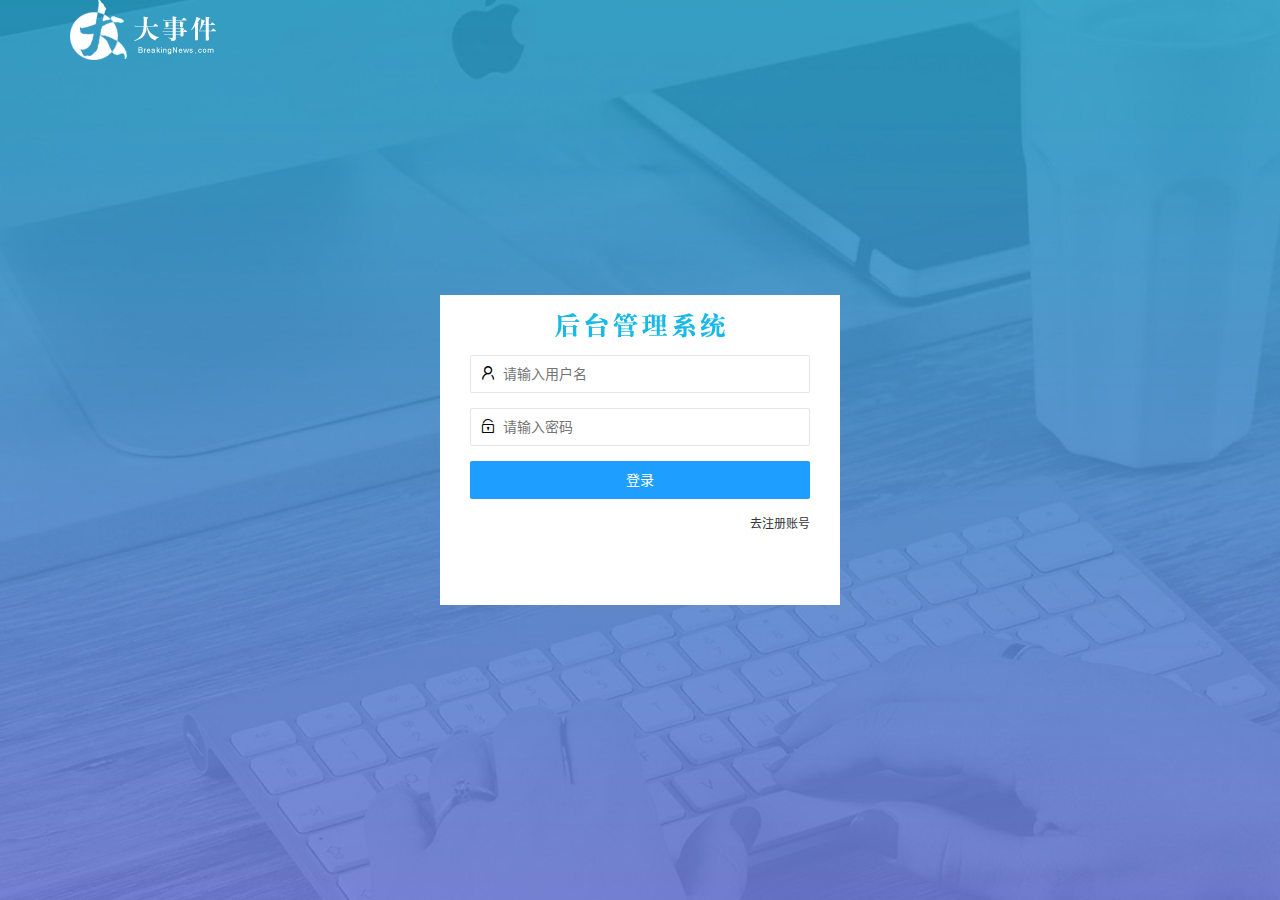
<file: login.html>
<!DOCTYPE html>
<html lang="zh-CN">

<head>
    <meta charset="UTF-8">
    <meta name="viewport"
        content="width=device-width, user-scalable=no, initial-scale=1.0, maximum-scale=1.0, minimum-scale=1.0">
    <meta http-equiv="X-UA-Compatible" content="ie=edge">
    <title>大事件-登录/注册</title>
    <!-- 导入layui样式 -->
    <link rel="stylesheet" href="./assets/lib/layui/css/layui.css">
    <!-- 导入自己的样式 -->
    <link rel="stylesheet" href="./assets/css/login.css">

</head>

<body>
    <!-- 头部logo -->
    <div class="layui-main">
        <img src="./assets/images/logo.png" alt="">
    </div>
    <!-- 登录框 -->
    <div class="loginAndRegBox">
        <div class="title-box"></div>
        <!-- 登录的div -->
        <div class="login-box">
            <!-- 登陆的表单 -->
            <form class="layui-form" id="form_login">
                <!-- 用户名 -->
                <div class="layui-form-item">
                    <i class="layui-icon layui-icon-username"></i>
                    <input type="text" name="username" required lay-verify="required" placeholder="请输入用户名"
                        autocomplete="off" class="layui-input">
                </div>

                <!-- 密码 -->
                <div class="layui-form-item">
                    <i class="layui-icon layui-icon-password"></i>
                    <input type="password" name="password" required lay-verify="required|pwd" placeholder="请输入密码"
                        autocomplete="off" class="layui-input">
                </div>
                <!-- 登录按钮 -->
                <div class="layui-form-item">
                    <button class="layui-btn layui-btn-fluid layui-btn-normal" lay-submit
                        lay-filter="formDemo">登录</button>

                </div>
                <div class="layui-form-item links">
                    <a href="javascript:;" id="link_reg">去注册账号</a>

                </div>
            </form>
        </div>
        <!-- 注册的div -->
        <div class="reg-box">
            <form class="layui-form" id="form_reg">
                <!-- 用户名 -->
                <div class="layui-form-item">
                    <i class="layui-icon layui-icon-username"></i>
                    <input type="text" name="username" required lay-verify="required" placeholder="请输入用户名"
                        autocomplete="off" class="layui-input">
                </div>

                <!-- 密码 -->
                <div class="layui-form-item">
                    <i class="layui-icon layui-icon-password"></i>
                    <input type="password" name="password" required lay-verify="required|pwd" placeholder="请输入密码"
                        autocomplete="off" class="layui-input">
                </div>
                 <!-- 确认密码 -->
                 <div class="layui-form-item">
                    <i class="layui-icon layui-icon-password"></i>
                    <input type="password" name="repassword" required lay-verify="required|pwd|repwd" placeholder="请再次输入密码"
                        autocomplete="off" class="layui-input">
                </div>
                <!-- 注册按钮 -->
                <div class="layui-form-item">
                    <button class="layui-btn layui-btn-fluid layui-btn-normal" lay-submit
                        lay-filter="formDemo">注册</button>

                </div>
                <div class="layui-form-item links">
                    <a href="javascript:;" id="link_login">去登录</a>

                </div>
            </form>
            
        </div>
    </div>

    <!-- 导入layui的js文件 -->
    <script src="./assets/lib/layui/layui.all.js"></script>
    <!-- 导入jquery -->
    <script src="./assets/lib/jquery.js"></script>
    <!-- 导入自己封装的baseAPI.js -->
    <script src="./assets/js/baseAPI.js"></script>
    <!-- 导入自己的js -->
    <script src="./assets/js/login.js"></script>
</body>

</html>
</file>
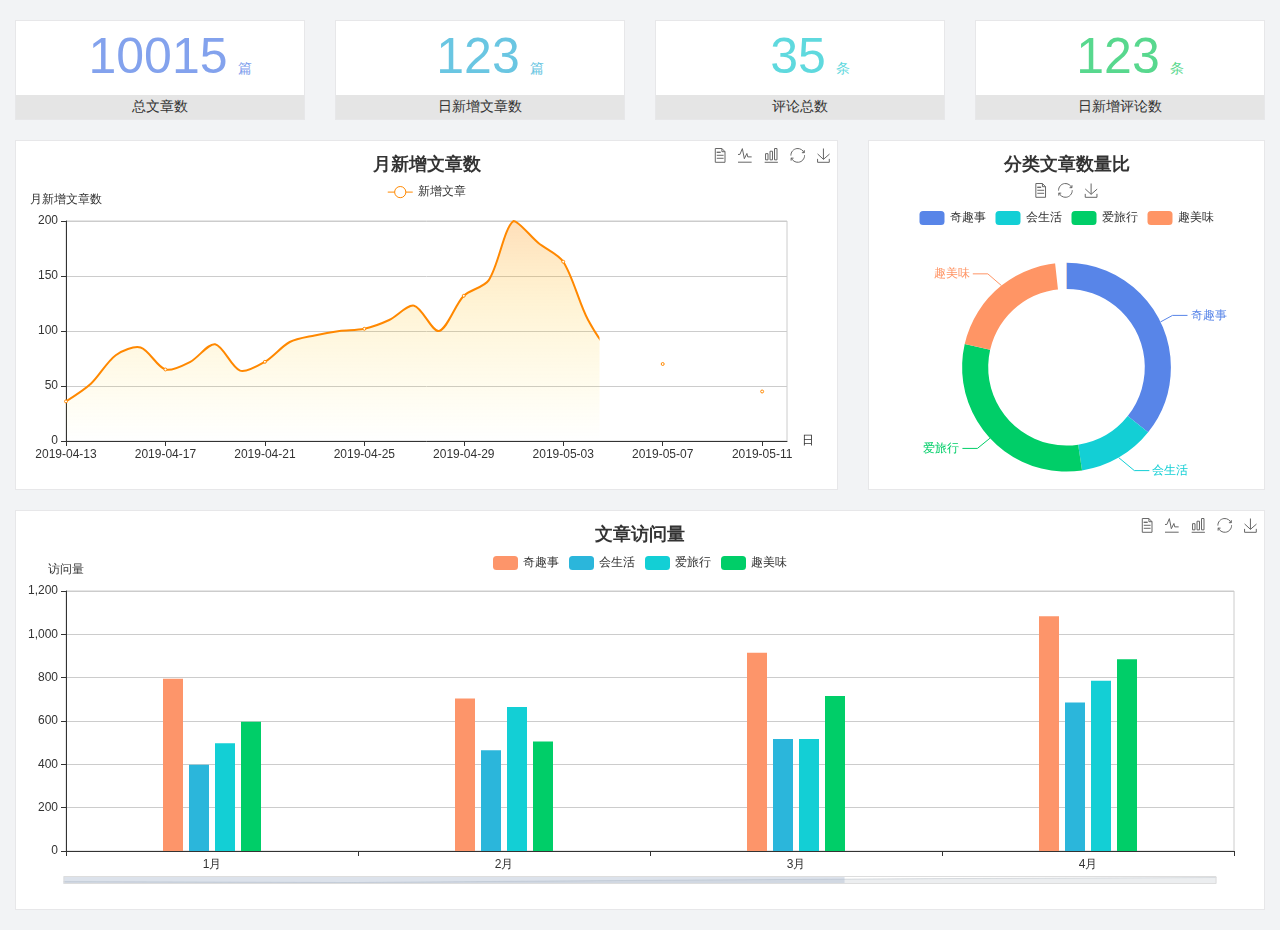
<file: home/dashboard.html>
<!DOCTYPE html>
<html lang="en">

<head>
  <meta charset="UTF-8">
  <meta name="viewport" content="width=device-width, initial-scale=1.0">
  <meta http-equiv="X-UA-Compatible" content="ie=edge">
  <title>图表统计</title>
  <link rel="stylesheet" href="../../assets/lib/bootstrap.css" />
  <link rel="stylesheet" href="../../assets/lib/main.css" />
  <script src="../../assets/lib/jquery.js"></script>
  <script type="text/javascript" src="../../assets/lib/echarts.min.js"></script>
</head>

<body>
  <div class="container-fluid">
    <div class="row spannel_list">
      <div class="col-sm-3 col-xs-6">
        <div class="spannel">
          <em>10015</em><span>篇</span>
          <b>总文章数</b>
        </div>
      </div>
      <div class="col-sm-3 col-xs-6">
        <div class="spannel scolor01">
          <em>123</em><span>篇</span>
          <b>日新增文章数</b>
        </div>
      </div>
      <div class="col-sm-3 col-xs-6">
        <div class="spannel scolor02">
          <em>35</em><span>条</span>
          <b>评论总数</b>
        </div>
      </div>
      <div class="col-sm-3 col-xs-6">
        <div class="spannel scolor03">
          <em>123</em><span>条</span>
          <b>日新增评论数</b>
        </div>
      </div>
    </div>
  </div>

  <div class="container-fluid">
    <div class="row curve-pie">
      <div class="col-lg-8 col-md-8">
        <div class="gragh_pannel" id="curve_show"></div>
      </div>
      <div class="col-lg-4 col-md-4">
        <div class="gragh_pannel" id="pie_show"></div>
      </div>
    </div>
  </div>

  <div class="container-fluid">
    <div class="column_pannel" id="column_show"></div>
  </div>

  <script>
    var oChart = echarts.init(document.getElementById('curve_show'));
    var aList_all = [
      { 'count': 36, 'date': '2019-04-13' },
      { 'count': 52, 'date': '2019-04-14' },
      { 'count': 78, 'date': '2019-04-15' },
      { 'count': 85, 'date': '2019-04-16' },
      { 'count': 65, 'date': '2019-04-17' },
      { 'count': 72, 'date': '2019-04-18' },
      { 'count': 88, 'date': '2019-04-19' },
      { 'count': 64, 'date': '2019-04-20' },
      { 'count': 72, 'date': '2019-04-21' },
      { 'count': 90, 'date': '2019-04-22' },
      { 'count': 96, 'date': '2019-04-23' },
      { 'count': 100, 'date': '2019-04-24' },
      { 'count': 102, 'date': '2019-04-25' },
      { 'count': 110, 'date': '2019-04-26' },
      { 'count': 123, 'date': '2019-04-27' },
      { 'count': 100, 'date': '2019-04-28' },
      { 'count': 132, 'date': '2019-04-29' },
      { 'count': 146, 'date': '2019-04-30' },
      { 'count': 200, 'date': '2019-05-01' },
      { 'count': 180, 'date': '2019-05-02' },
      { 'count': 163, 'date': '2019-05-03' },
      { 'count': 110, 'date': '2019-05-04' },
      { 'count': 80, 'date': '2019-05-05' },
      { 'count': 82, 'date': '2019-05-06' },
      { 'count': 70, 'date': '2019-05-07' },
      { 'count': 65, 'date': '2019-05-08' },
      { 'count': 54, 'date': '2019-05-09' },
      { 'count': 40, 'date': '2019-05-10' },
      { 'count': 45, 'date': '2019-05-11' },
      { 'count': 38, 'date': '2019-05-12' },
    ];

    let aCount = [];
    let aDate = [];

    for (var i = 0; i < aList_all.length; i++) {
      aCount.push(aList_all[i].count);
      aDate.push(aList_all[i].date);
    }

    var chartopt = {
      title: {
        text: '月新增文章数',
        left: 'center',
        top: '10'
      },
      tooltip: {
        trigger: 'axis'
      },
      legend: {
        data: ['新增文章'],
        top: '40'
      },
      toolbox: {
        show: true,
        feature: {
          mark: { show: true },
          dataView: { show: true, readOnly: false },
          magicType: { show: true, type: ['line', 'bar'] },
          restore: { show: true },
          saveAsImage: { show: true }
        }
      },
      calculable: true,
      xAxis: [
        {
          name: '日',
          type: 'category',
          boundaryGap: false,
          data: aDate
        }
      ],
      yAxis: [
        {
          name: '月新增文章数',
          type: 'value'
        }
      ],
      series: [
        {
          name: '新增文章',
          type: 'line',
          smooth: true,
          itemStyle: { normal: { areaStyle: { type: 'default' }, color: '#f80' }, lineStyle: { color: '#f80' } },
          data: aCount
        }],
      areaStyle: {
        normal: {
          color: new echarts.graphic.LinearGradient(0, 0, 0, 1, [{
            offset: 0,
            color: 'rgba(255,136,0,0.39)'
          }, {
            offset: .34,
            color: 'rgba(255,180,0,0.25)'
          }, {
            offset: 1,
            color: 'rgba(255,222,0,0.00)'
          }])

        }
      },
      grid: {
        show: true,
        x: 50,
        x2: 50,
        y: 80,
        height: 220
      }
    };

    oChart.setOption(chartopt);


    var oPie = echarts.init(document.getElementById('pie_show'));
    var oPieopt =
    {
      title: {
        top: 10,
        text: '分类文章数量比',
        x: 'center'
      },
      tooltip: {
        trigger: 'item',
        formatter: "{a} <br/>{b} : {c} ({d}%)"
      },
      color: ['#5885e8', '#13cfd5', '#00ce68', '#ff9565'],
      legend: {
        x: 'center',
        top: 65,
        data: ['奇趣事', '会生活', '爱旅行', '趣美味']
      },
      toolbox: {
        show: true,
        x: 'center',
        top: 35,
        feature: {
          mark: { show: true },
          dataView: { show: true, readOnly: false },
          magicType: {
            show: true,
            type: ['pie', 'funnel'],
            option: {
              funnel: {
                x: '25%',
                width: '50%',
                funnelAlign: 'left',
                max: 1548
              }
            }
          },
          restore: { show: true },
          saveAsImage: { show: true }
        }
      },
      calculable: true,
      series: [
        {
          name: '访问来源',
          type: 'pie',
          radius: ['45%', '60%'],
          center: ['50%', '65%'],
          data: [
            { value: 300, name: '奇趣事' },
            { value: 100, name: '会生活' },
            { value: 260, name: '爱旅行' },
            { value: 180, name: '趣美味' }
          ]
        }
      ]
    };
    oPie.setOption(oPieopt);



    var oColumn = this.echarts.init(document.getElementById('column_show'));
    var oColumnopt =
    {
      title: {
        text: '文章访问量',
        left: 'center',
        top: '10'
      },
      tooltip: {
        trigger: 'axis'
      },
      legend: {
        data: ['奇趣事', '会生活', '爱旅行', '趣美味'],
        top: '40'
      },
      toolbox: {
        show: true,
        feature: {
          mark: { show: true },
          dataView: { show: true, readOnly: false },
          magicType: { show: true, type: ['line', 'bar'] },
          restore: { show: true },
          saveAsImage: { show: true }
        }
      },
      calculable: true,
      xAxis: [
        {
          type: 'category',
          data: ['1月', '2月', '3月', '4月', '5月']
        }
      ],
      yAxis: [
        {
          name: '访问量',
          type: 'value'
        }
      ],
      series: [
        {
          name: '奇趣事',
          type: 'bar',
          barWidth: 20,
          itemStyle: {
            normal: { areaStyle: { type: 'default' }, color: '#fd956a' }
          },
          data: [800, 708, 920, 1090, 1200]
        },
        {
          name: '会生活',
          type: 'bar',
          barWidth: 20,
          itemStyle: {
            normal: { areaStyle: { type: 'default' }, color: '#2bb6db' }
          },
          data: [400, 468, 520, 690, 800]
        },
        {
          name: '爱旅行',
          type: 'bar',
          barWidth: 20,
          itemStyle: {
            normal: { areaStyle: { type: 'default' }, color: '#13cfd5' }
          },
          data: [500, 668, 520, 790, 900]
        },
        {
          name: '趣美味',
          type: 'bar',
          barWidth: 20,
          itemStyle: {
            normal: { areaStyle: { type: 'default' }, color: '#00ce68' }
          },
          data: [600, 508, 720, 890, 1000]
        }
      ],
      grid: {
        show: true,
        x: 50,
        x2: 30,
        y: 80,
        height: 260
      },
      dataZoom: [//给x轴设置滚动条
        {
          start: 0,//默认为0
          end: 100 - 1000 / 31,//默认为100
          type: 'slider',
          show: true,
          xAxisIndex: [0],
          handleSize: 0,//滑动条的 左右2个滑动条的大小
          height: 8,//组件高度
          left: 45, //左边的距离
          right: 50,//右边的距离
          bottom: 26,//右边的距离
          handleColor: '#ddd',//h滑动图标的颜色
          handleStyle: {
            borderColor: "#cacaca",
            borderWidth: "1",
            shadowBlur: 2,
            background: "#ddd",
            shadowColor: "#ddd",
          }
        }]
    };
    oColumn.setOption(oColumnopt);
  </script>
</body>

</html>
</file>
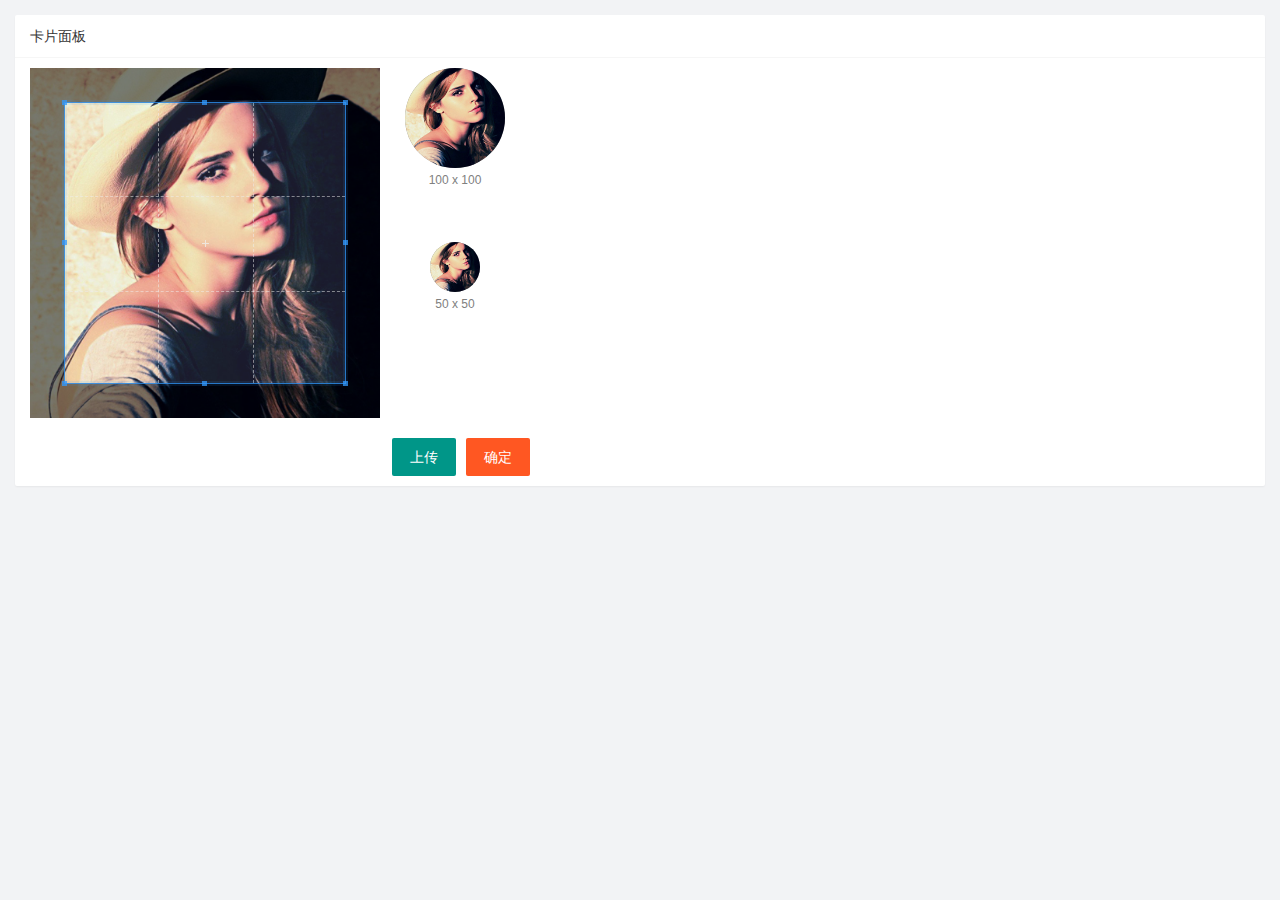
<file: user/user_avatar.html>
<!DOCTYPE html>
<html lang="en">

<head>
    <meta charset="UTF-8">
    <meta http-equiv="X-UA-Compatible" content="IE=edge">
    <meta name="viewport" content="width=device-width, initial-scale=1.0">
    <title>Document</title>
    <link rel="stylesheet" href="../assets/lib/layui/css/layui.css">
    <link rel="stylesheet" href="/assets/lib/cropper/cropper.css" />
    <link rel="stylesheet" href="../assets/css/user/user_avatar.css">
</head>

<body>
    <!-- 卡片区域 -->
    <div class="layui-card">
        <div class="layui-card-header">卡片面板</div>
        <div class="layui-card-body">
            <!-- 第一行的图片裁剪和预览区域 -->
            <div class="row1">
                <!-- 图片裁剪区域 -->
                <div class="cropper-box">
                    <!-- 这个 img 标签很重要，将来会把它初始化为裁剪区域 -->
                    <img id="image" src="/assets/images/sample.jpg" />
                </div>
                <!-- 图片的预览区域 -->
                <div class="preview-box">
                    <div>
                        <!-- 宽高为 100px 的预览区域 -->
                        <div class="img-preview w100"></div>
                        <p class="size">100 x 100</p>
                    </div>
                    <div>
                        <!-- 宽高为 50px 的预览区域 -->
                        <div class="img-preview w50"></div>
                        <p class="size">50 x 50</p>
                    </div>
                </div>
            </div>
            <!-- 第二行的按钮区域 -->
            <div class="row2">
                <!-- 通过accept属性 可以指定,允许用户选择什么类型的文件 -->
                <input type="file" id="file" accept="image/png,image/jpeg,image/webp">
                <button type="button" class="layui-btn" id="btnChooseImage">上传</button>
                <button type="button" class="layui-btn layui-btn-danger" id="btnUpload">确定</button>
            </div>
        </div>
    </div>









    <!-- 导入layui的js文件 -->
    <script src="../assets/lib/layui/layui.all.js"></script>
    <!-- 导入jquery -->
    <script src="../assets/lib/jquery.js"></script>
    <!-- 导入cropper插件 -->
    <script src="/assets/lib/cropper/Cropper.js"></script>
    <script src="/assets/lib/cropper/jquery-cropper.js"></script>
    <!-- 导入baseAPI -->
    <script src="../assets/js/baseAPI.js"></script>
    <!-- 导入自己的js -->
    <script src="../assets/js/user/user_avatar.js"></script>
</body>

</html>
</file>
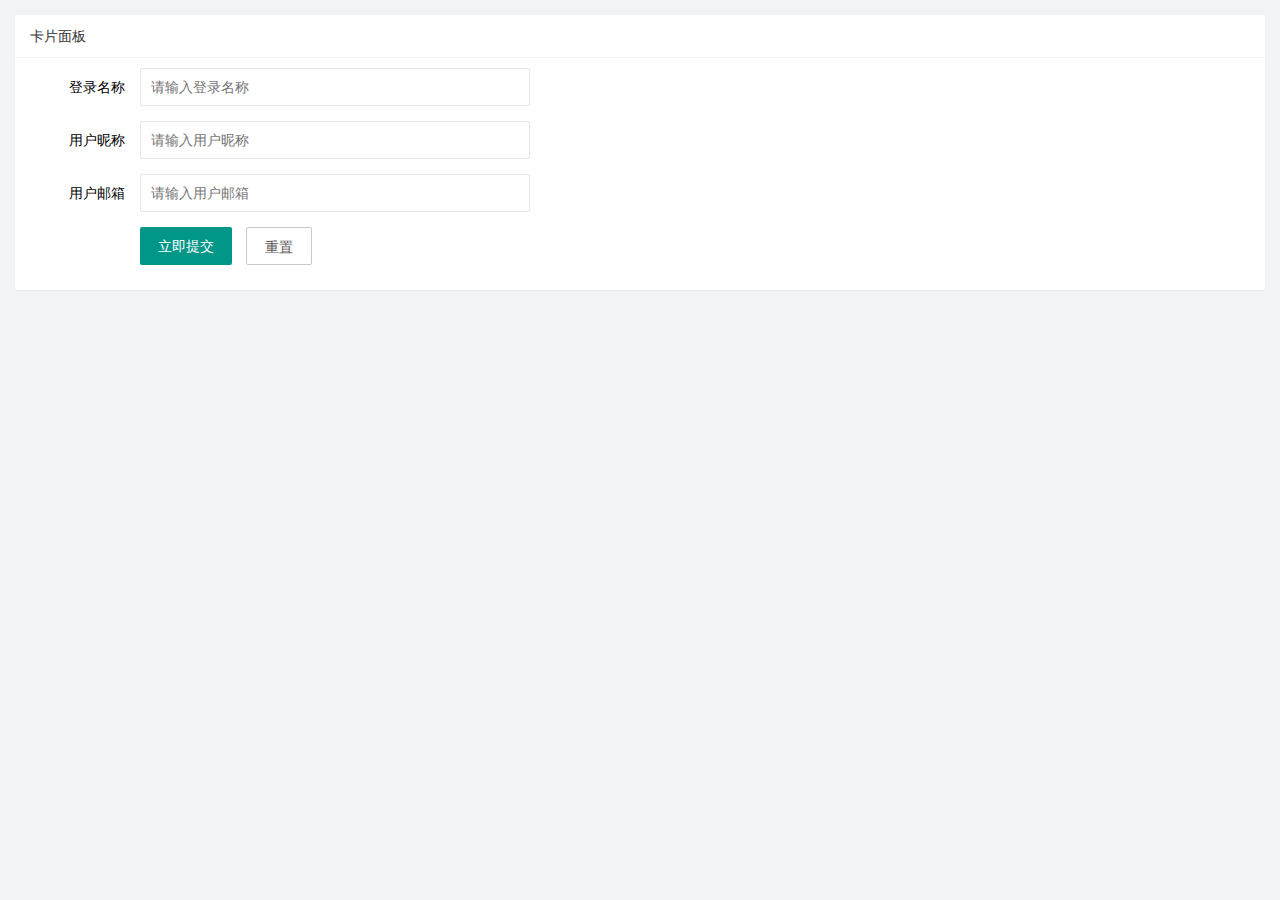
<file: user/user_info.html>
<!DOCTYPE html>
<html lang="en">

<head>
    <meta charset="UTF-8">
    <meta http-equiv="X-UA-Compatible" content="IE=edge">
    <meta name="viewport" content="width=device-width, initial-scale=1.0">
    <title>个人简介</title>
    <!-- 导入layui的样式 -->
    <link rel="stylesheet" href="../assets/lib/layui/css/layui.css">
    <!-- 导入自己的css样式 -->
    <link rel="stylesheet" href="../assets/css/user/user_info.css">
</head>

<body>
    <!-- 卡片面板区域 -->
    <div class="layui-card">
        <div class="layui-card-header">卡片面板</div>
        <div class="layui-card-body">
            <!-- form表单区域 -->
            <form class="layui-form" lay-filter="formUserInfo">
            <!-- 隐藏域 -->
            <input type="hidden" name="id" value="" />
            <div class="layui-form-item">
                <label class="layui-form-label">登录名称</label>
                <div class="layui-input-block">
                    <input type="text" name="username" required lay-verify="required | nickname" placeholder="请输入登录名称"
                        autocomplete="off" class="layui-input" readonly>
                </div>
            </div>

            <div class="layui-form-item">
                <label class="layui-form-label">用户昵称</label>
                <div class="layui-input-block">
                    <input type="text" name="nickname" required lay-verify="required | nickname" placeholder="请输入用户昵称"
                        autocomplete="off" class="layui-input">
                </div>
            </div>

            <div class="layui-form-item">
                <label class="layui-form-label">用户邮箱</label>
                <div class="layui-input-block">
                    <input type="text" name="email" required lay-verify="required | email" placeholder="请输入用户邮箱"
                        autocomplete="off" class="layui-input">
                </div>
            </div>

            <div class="layui-form-item">
                <div class="layui-input-block">
                    <button class="layui-btn" lay-submit lay-filter="formDemo">立即提交</button>
                    <button type="reset" class="layui-btn layui-btn-primary" id="btnReset">重置</button>
                </div>
            </div>
        </form>

        </div>
    </div>
    <!-- 导入layui的js文件 -->
    <script src="../assets/lib/layui/layui.all.js"></script>
    <!-- 导入jquery -->
    <script src="../assets/lib/jquery.js"></script>
    <!-- 导入baseAPI -->
    <script src="../assets/js/baseAPI.js"></script>
    <!-- 导入自己的js -->
    <script src="../assets/js/user/user_info.js"></script>
</body>

</html>
</file>
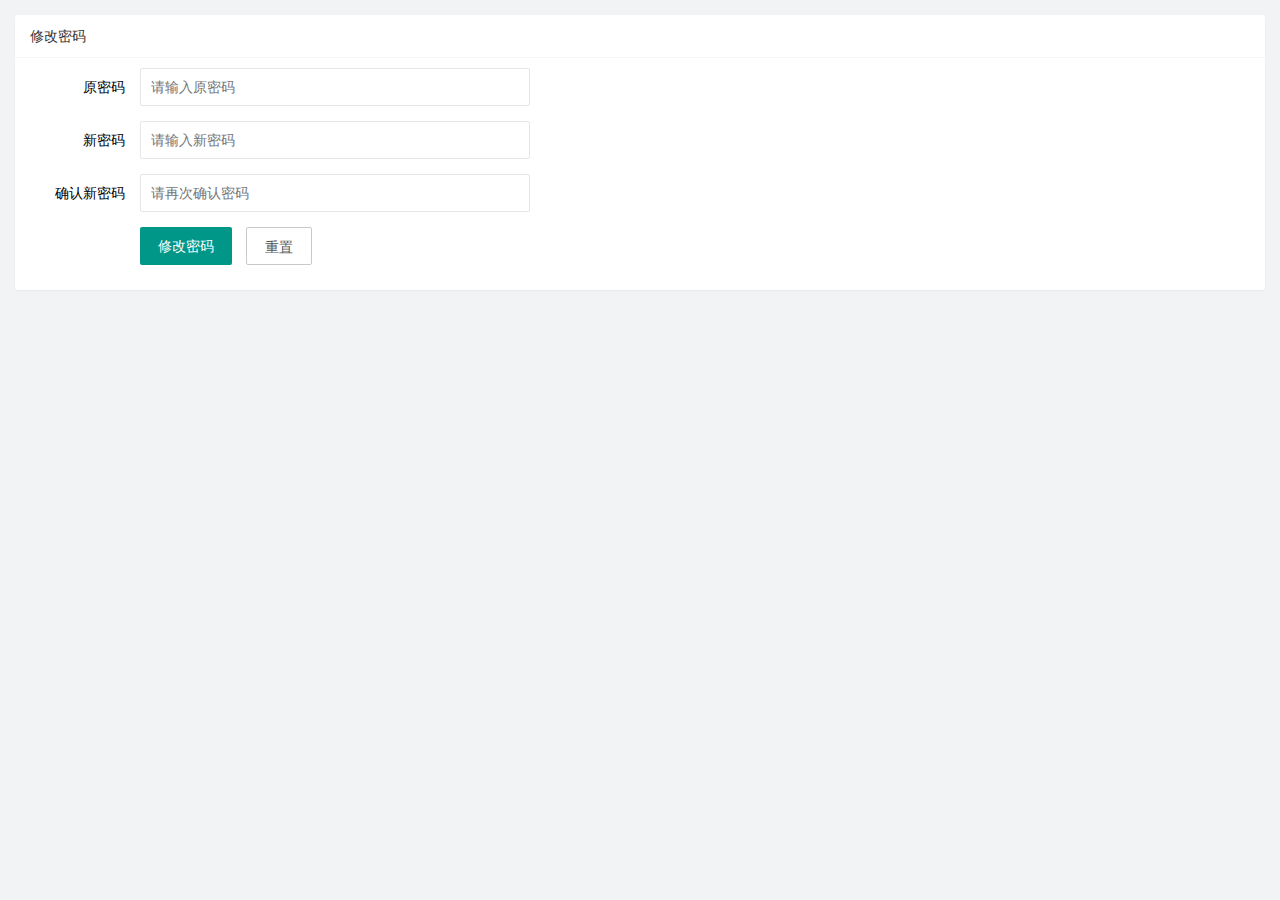
<file: user/user_pwd.html>
<!DOCTYPE html>
<html lang="en">

<head>
    <meta charset="UTF-8">
    <meta http-equiv="X-UA-Compatible" content="IE=edge">
    <meta name="viewport" content="width=device-width, initial-scale=1.0">
    <title>Document</title>
    <link rel="stylesheet" href="../assets/lib/layui/css/layui.css">
    <link rel="stylesheet" href="../assets/css/user/user_pwd.css">
</head>

<body>
    <!-- 卡片区域 -->
    <div class="layui-card">
        <div class="layui-card-header">修改密码</div>
        <div class="layui-card-body">
            <form class="layui-form">
                <div class="layui-form-item">
                    <label class="layui-form-label">原密码</label>
                    <div class="layui-input-block">
                        <input type="password" name="oldPwd" required lay-verify="required|pwd" placeholder="请输入原密码"
                            autocomplete="off" class="layui-input" />
                    </div>
                </div>
                <div class="layui-form-item">
                    <label class="layui-form-label">新密码</label>
                    <div class="layui-input-block">
                        <input type="password" name="newPwd" required lay-verify="required|pwd|samePwd"
                            placeholder="请输入新密码" autocomplete="off" class="layui-input" />
                    </div>
                </div>
                <div class="layui-form-item">
                    <label class="layui-form-label">确认新密码</label>
                    <div class="layui-input-block">
                        <input type="password" name="rePwd" required lay-verify="required|pwd|rePwd"
                            placeholder="请再次确认密码" autocomplete="off" class="layui-input" />
                    </div>
                </div>
                <div class="layui-form-item">
                    <div class="layui-input-block">
                        <button class="layui-btn" lay-submit lay-filter="formDemo">修改密码</button>
                        <button type="reset" class="layui-btn layui-btn-primary">重置</button>
                    </div>
                </div>
            </form>
        </div>
    </div>
    <!-- layui.js -->
    <script src="../assets/lib/layui/layui.all.js"></script>
    <!-- jquery -->
    <script src="../assets/lib/jquery.js"></script>
    <!-- baseApi -->
    <script src="../assets/js/baseAPI.js"></script>
    <!-- 自己的js -->
    <script src="../assets/js/user/user_pwd.js"></script>






</body>

</html>
</file>
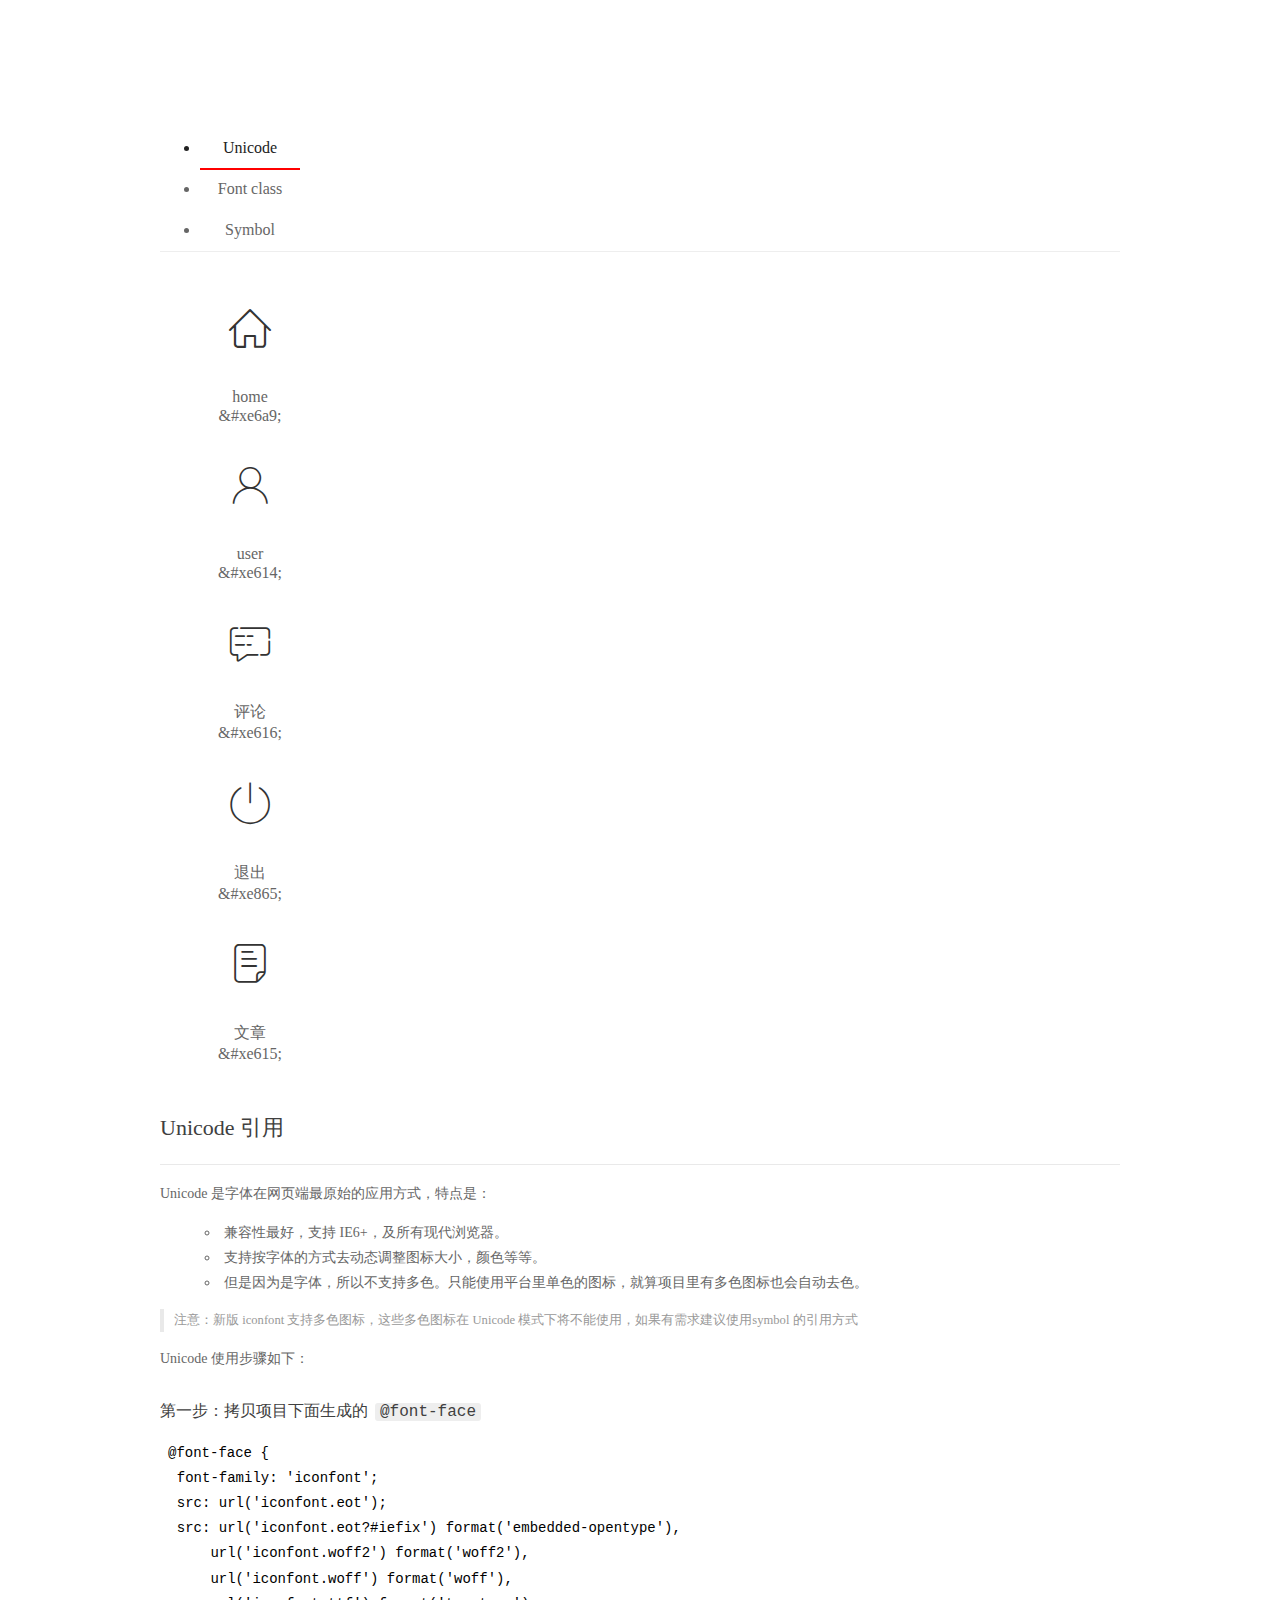
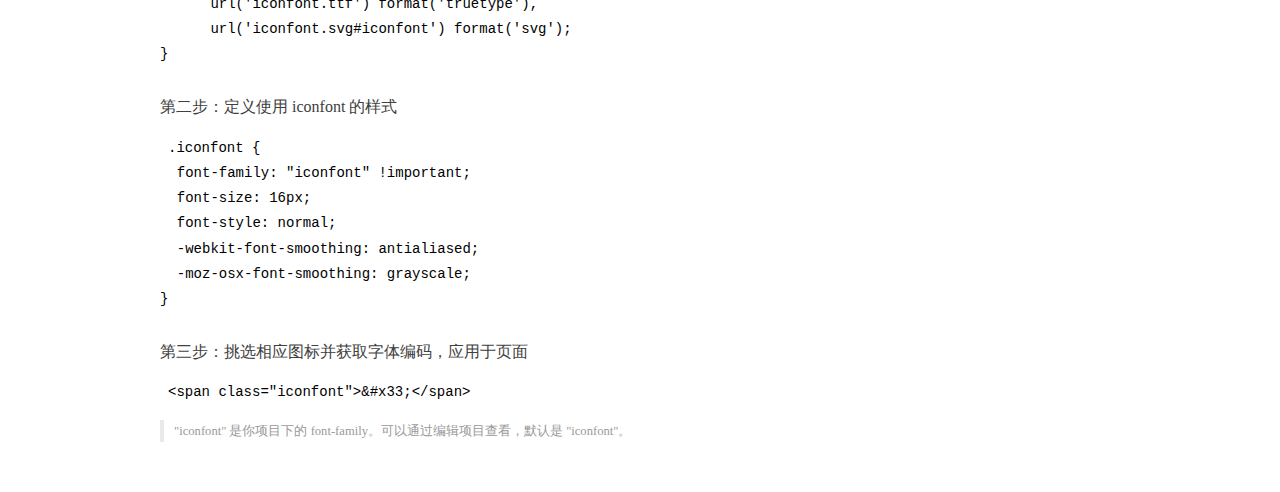
<file: assets/fonts/demo_index.html>
<!DOCTYPE html>
<html>
<head>
  <meta charset="utf-8"/>
  <title>IconFont Demo</title>
  <link rel="shortcut icon" href="https://gtms04.alicdn.com/tps/i4/TB1_oz6GVXXXXaFXpXXJDFnIXXX-64-64.ico" type="image/x-icon"/>
  <link rel="stylesheet" href="https://g.alicdn.com/thx/cube/1.3.2/cube.min.css">
  <link rel="stylesheet" href="demo.css">
  <link rel="stylesheet" href="iconfont.css">
  <script src="iconfont.js"></script>
  <!-- jQuery -->
  <script src="https://a1.alicdn.com/oss/uploads/2018/12/26/7bfddb60-08e8-11e9-9b04-53e73bb6408b.js"></script>
  <!-- 代码高亮 -->
  <script src="https://a1.alicdn.com/oss/uploads/2018/12/26/a3f714d0-08e6-11e9-8a15-ebf944d7534c.js"></script>
</head>
<body>
  <div class="main">
    <h1 class="logo"><a href="https://www.iconfont.cn/" title="iconfont 首页" target="_blank">&#xe86b;</a></h1>
    <div class="nav-tabs">
      <ul id="tabs" class="dib-box">
        <li class="dib active"><span>Unicode</span></li>
        <li class="dib"><span>Font class</span></li>
        <li class="dib"><span>Symbol</span></li>
      </ul>
      
    </div>
    <div class="tab-container">
      <div class="content unicode" style="display: block;">
          <ul class="icon_lists dib-box">
          
            <li class="dib">
              <span class="icon iconfont">&#xe6a9;</span>
                <div class="name">home</div>
                <div class="code-name">&amp;#xe6a9;</div>
              </li>
          
            <li class="dib">
              <span class="icon iconfont">&#xe614;</span>
                <div class="name">user</div>
                <div class="code-name">&amp;#xe614;</div>
              </li>
          
            <li class="dib">
              <span class="icon iconfont">&#xe616;</span>
                <div class="name">评论</div>
                <div class="code-name">&amp;#xe616;</div>
              </li>
          
            <li class="dib">
              <span class="icon iconfont">&#xe865;</span>
                <div class="name">退出</div>
                <div class="code-name">&amp;#xe865;</div>
              </li>
          
            <li class="dib">
              <span class="icon iconfont">&#xe615;</span>
                <div class="name">文章</div>
                <div class="code-name">&amp;#xe615;</div>
              </li>
          
          </ul>
          <div class="article markdown">
          <h2 id="unicode-">Unicode 引用</h2>
          <hr>

          <p>Unicode 是字体在网页端最原始的应用方式，特点是：</p>
          <ul>
            <li>兼容性最好，支持 IE6+，及所有现代浏览器。</li>
            <li>支持按字体的方式去动态调整图标大小，颜色等等。</li>
            <li>但是因为是字体，所以不支持多色。只能使用平台里单色的图标，就算项目里有多色图标也会自动去色。</li>
          </ul>
          <blockquote>
            <p>注意：新版 iconfont 支持多色图标，这些多色图标在 Unicode 模式下将不能使用，如果有需求建议使用symbol 的引用方式</p>
          </blockquote>
          <p>Unicode 使用步骤如下：</p>
          <h3 id="-font-face">第一步：拷贝项目下面生成的 <code>@font-face</code></h3>
<pre><code class="language-css"
>@font-face {
  font-family: 'iconfont';
  src: url('iconfont.eot');
  src: url('iconfont.eot?#iefix') format('embedded-opentype'),
      url('iconfont.woff2') format('woff2'),
      url('iconfont.woff') format('woff'),
      url('iconfont.ttf') format('truetype'),
      url('iconfont.svg#iconfont') format('svg');
}
</code></pre>
          <h3 id="-iconfont-">第二步：定义使用 iconfont 的样式</h3>
<pre><code class="language-css"
>.iconfont {
  font-family: "iconfont" !important;
  font-size: 16px;
  font-style: normal;
  -webkit-font-smoothing: antialiased;
  -moz-osx-font-smoothing: grayscale;
}
</code></pre>
          <h3 id="-">第三步：挑选相应图标并获取字体编码，应用于页面</h3>
<pre>
<code class="language-html"
>&lt;span class="iconfont"&gt;&amp;#x33;&lt;/span&gt;
</code></pre>
          <blockquote>
            <p>"iconfont" 是你项目下的 font-family。可以通过编辑项目查看，默认是 "iconfont"。</p>
          </blockquote>
          </div>
      </div>
      <div class="content font-class">
        <ul class="icon_lists dib-box">
          
          <li class="dib">
            <span class="icon iconfont icon-home"></span>
            <div class="name">
              home
            </div>
            <div class="code-name">.icon-home
            </div>
          </li>
          
          <li class="dib">
            <span class="icon iconfont icon-user"></span>
            <div class="name">
              user
            </div>
            <div class="code-name">.icon-user
            </div>
          </li>
          
          <li class="dib">
            <span class="icon iconfont icon-pinglun"></span>
            <div class="name">
              评论
            </div>
            <div class="code-name">.icon-pinglun
            </div>
          </li>
          
          <li class="dib">
            <span class="icon iconfont icon-tuichu"></span>
            <div class="name">
              退出
            </div>
            <div class="code-name">.icon-tuichu
            </div>
          </li>
          
          <li class="dib">
            <span class="icon iconfont icon-16"></span>
            <div class="name">
              文章
            </div>
            <div class="code-name">.icon-16
            </div>
          </li>
          
        </ul>
        <div class="article markdown">
        <h2 id="font-class-">font-class 引用</h2>
        <hr>

        <p>font-class 是 Unicode 使用方式的一种变种，主要是解决 Unicode 书写不直观，语意不明确的问题。</p>
        <p>与 Unicode 使用方式相比，具有如下特点：</p>
        <ul>
          <li>兼容性良好，支持 IE8+，及所有现代浏览器。</li>
          <li>相比于 Unicode 语意明确，书写更直观。可以很容易分辨这个 icon 是什么。</li>
          <li>因为使用 class 来定义图标，所以当要替换图标时，只需要修改 class 里面的 Unicode 引用。</li>
          <li>不过因为本质上还是使用的字体，所以多色图标还是不支持的。</li>
        </ul>
        <p>使用步骤如下：</p>
        <h3 id="-fontclass-">第一步：引入项目下面生成的 fontclass 代码：</h3>
<pre><code class="language-html">&lt;link rel="stylesheet" href="./iconfont.css"&gt;
</code></pre>
        <h3 id="-">第二步：挑选相应图标并获取类名，应用于页面：</h3>
<pre><code class="language-html">&lt;span class="iconfont icon-xxx"&gt;&lt;/span&gt;
</code></pre>
        <blockquote>
          <p>"
            iconfont" 是你项目下的 font-family。可以通过编辑项目查看，默认是 "iconfont"。</p>
        </blockquote>
      </div>
      </div>
      <div class="content symbol">
          <ul class="icon_lists dib-box">
          
            <li class="dib">
                <svg class="icon svg-icon" aria-hidden="true">
                  <use xlink:href="#icon-home"></use>
                </svg>
                <div class="name">home</div>
                <div class="code-name">#icon-home</div>
            </li>
          
            <li class="dib">
                <svg class="icon svg-icon" aria-hidden="true">
                  <use xlink:href="#icon-user"></use>
                </svg>
                <div class="name">user</div>
                <div class="code-name">#icon-user</div>
            </li>
          
            <li class="dib">
                <svg class="icon svg-icon" aria-hidden="true">
                  <use xlink:href="#icon-pinglun"></use>
                </svg>
                <div class="name">评论</div>
                <div class="code-name">#icon-pinglun</div>
            </li>
          
            <li class="dib">
                <svg class="icon svg-icon" aria-hidden="true">
                  <use xlink:href="#icon-tuichu"></use>
                </svg>
                <div class="name">退出</div>
                <div class="code-name">#icon-tuichu</div>
            </li>
          
            <li class="dib">
                <svg class="icon svg-icon" aria-hidden="true">
                  <use xlink:href="#icon-16"></use>
                </svg>
                <div class="name">文章</div>
                <div class="code-name">#icon-16</div>
            </li>
          
          </ul>
          <div class="article markdown">
          <h2 id="symbol-">Symbol 引用</h2>
          <hr>

          <p>这是一种全新的使用方式，应该说这才是未来的主流，也是平台目前推荐的用法。相关介绍可以参考这篇<a href="">文章</a>
            这种用法其实是做了一个 SVG 的集合，与另外两种相比具有如下特点：</p>
          <ul>
            <li>支持多色图标了，不再受单色限制。</li>
            <li>通过一些技巧，支持像字体那样，通过 <code>font-size</code>, <code>color</code> 来调整样式。</li>
            <li>兼容性较差，支持 IE9+，及现代浏览器。</li>
            <li>浏览器渲染 SVG 的性能一般，还不如 png。</li>
          </ul>
          <p>使用步骤如下：</p>
          <h3 id="-symbol-">第一步：引入项目下面生成的 symbol 代码：</h3>
<pre><code class="language-html">&lt;script src="./iconfont.js"&gt;&lt;/script&gt;
</code></pre>
          <h3 id="-css-">第二步：加入通用 CSS 代码（引入一次就行）：</h3>
<pre><code class="language-html">&lt;style&gt;
.icon {
  width: 1em;
  height: 1em;
  vertical-align: -0.15em;
  fill: currentColor;
  overflow: hidden;
}
&lt;/style&gt;
</code></pre>
          <h3 id="-">第三步：挑选相应图标并获取类名，应用于页面：</h3>
<pre><code class="language-html">&lt;svg class="icon" aria-hidden="true"&gt;
  &lt;use xlink:href="#icon-xxx"&gt;&lt;/use&gt;
&lt;/svg&gt;
</code></pre>
          </div>
      </div>

    </div>
  </div>
  <script>
  $(document).ready(function () {
      $('.tab-container .content:first').show()

      $('#tabs li').click(function (e) {
        var tabContent = $('.tab-container .content')
        var index = $(this).index()

        if ($(this).hasClass('active')) {
          return
        } else {
          $('#tabs li').removeClass('active')
          $(this).addClass('active')

          tabContent.hide().eq(index).fadeIn()
        }
      })
    })
  </script>
</body>
</html>
</file>
<file: assets/lib/layui/css/layui.css>
/** layui-v2.5.5 MIT License By https://www.layui.com */
 .layui-inline,img{display:inline-block;vertical-align:middle}h1,h2,h3,h4,h5,h6{font-weight:400}.layui-edge,.layui-header,.layui-inline,.layui-main{position:relative}.layui-body,.layui-edge,.layui-elip{overflow:hidden}.layui-btn,.layui-edge,.layui-inline,img{vertical-align:middle}.layui-btn,.layui-disabled,.layui-icon,.layui-unselect{-moz-user-select:none;-webkit-user-select:none;-ms-user-select:none}.layui-elip,.layui-form-checkbox span,.layui-form-pane .layui-form-label{text-overflow:ellipsis;white-space:nowrap}.layui-breadcrumb,.layui-tree-btnGroup{visibility:hidden}blockquote,body,button,dd,div,dl,dt,form,h1,h2,h3,h4,h5,h6,input,li,ol,p,pre,td,textarea,th,ul{margin:0;padding:0;-webkit-tap-highlight-color:rgba(0,0,0,0)}a:active,a:hover{outline:0}img{border:none}li{list-style:none}table{border-collapse:collapse;border-spacing:0}h4,h5,h6{font-size:100%}button,input,optgroup,option,select,textarea{font-family:inherit;font-size:inherit;font-style:inherit;font-weight:inherit;outline:0}pre{white-space:pre-wrap;white-space:-moz-pre-wrap;white-space:-pre-wrap;white-space:-o-pre-wrap;word-wrap:break-word}body{line-height:24px;font:14px Helvetica Neue,Helvetica,PingFang SC,Tahoma,Arial,sans-serif}hr{height:1px;margin:10px 0;border:0;clear:both}a{color:#333;text-decoration:none}a:hover{color:#777}a cite{font-style:normal;*cursor:pointer}.layui-border-box,.layui-border-box *{box-sizing:border-box}.layui-box,.layui-box *{box-sizing:content-box}.layui-clear{clear:both;*zoom:1}.layui-clear:after{content:'\20';clear:both;*zoom:1;display:block;height:0}.layui-inline{*display:inline;*zoom:1}.layui-edge{display:inline-block;width:0;height:0;border-width:6px;border-style:dashed;border-color:transparent}.layui-edge-top{top:-4px;border-bottom-color:#999;border-bottom-style:solid}.layui-edge-right{border-left-color:#999;border-left-style:solid}.layui-edge-bottom{top:2px;border-top-color:#999;border-top-style:solid}.layui-edge-left{border-right-color:#999;border-right-style:solid}.layui-disabled,.layui-disabled:hover{color:#d2d2d2!important;cursor:not-allowed!important}.layui-circle{border-radius:100%}.layui-show{display:block!important}.layui-hide{display:none!important}@font-face{font-family:layui-icon;src:url(../font/iconfont.eot?v=250);src:url(../font/iconfont.eot?v=250#iefix) format('embedded-opentype'),url(../font/iconfont.woff2?v=250) format('woff2'),url(../font/iconfont.woff?v=250) format('woff'),url(../font/iconfont.ttf?v=250) format('truetype'),url(../font/iconfont.svg?v=250#layui-icon) format('svg')}.layui-icon{font-family:layui-icon!important;font-size:16px;font-style:normal;-webkit-font-smoothing:antialiased;-moz-osx-font-smoothing:grayscale}.layui-icon-reply-fill:before{content:"\e611"}.layui-icon-set-fill:before{content:"\e614"}.layui-icon-menu-fill:before{content:"\e60f"}.layui-icon-search:before{content:"\e615"}.layui-icon-share:before{content:"\e641"}.layui-icon-set-sm:before{content:"\e620"}.layui-icon-engine:before{content:"\e628"}.layui-icon-close:before{content:"\1006"}.layui-icon-close-fill:before{content:"\1007"}.layui-icon-chart-screen:before{content:"\e629"}.layui-icon-star:before{content:"\e600"}.layui-icon-circle-dot:before{content:"\e617"}.layui-icon-chat:before{content:"\e606"}.layui-icon-release:before{content:"\e609"}.layui-icon-list:before{content:"\e60a"}.layui-icon-chart:before{content:"\e62c"}.layui-icon-ok-circle:before{content:"\1005"}.layui-icon-layim-theme:before{content:"\e61b"}.layui-icon-table:before{content:"\e62d"}.layui-icon-right:before{content:"\e602"}.layui-icon-left:before{content:"\e603"}.layui-icon-cart-simple:before{content:"\e698"}.layui-icon-face-cry:before{content:"\e69c"}.layui-icon-face-smile:before{content:"\e6af"}.layui-icon-survey:before{content:"\e6b2"}.layui-icon-tree:before{content:"\e62e"}.layui-icon-upload-circle:before{content:"\e62f"}.layui-icon-add-circle:before{content:"\e61f"}.layui-icon-download-circle:before{content:"\e601"}.layui-icon-templeate-1:before{content:"\e630"}.layui-icon-util:before{content:"\e631"}.layui-icon-face-surprised:before{content:"\e664"}.layui-icon-edit:before{content:"\e642"}.layui-icon-speaker:before{content:"\e645"}.layui-icon-down:before{content:"\e61a"}.layui-icon-file:before{content:"\e621"}.layui-icon-layouts:before{content:"\e632"}.layui-icon-rate-half:before{content:"\e6c9"}.layui-icon-add-circle-fine:before{content:"\e608"}.layui-icon-prev-circle:before{content:"\e633"}.layui-icon-read:before{content:"\e705"}.layui-icon-404:before{content:"\e61c"}.layui-icon-carousel:before{content:"\e634"}.layui-icon-help:before{content:"\e607"}.layui-icon-code-circle:before{content:"\e635"}.layui-icon-water:before{content:"\e636"}.layui-icon-username:before{content:"\e66f"}.layui-icon-find-fill:before{content:"\e670"}.layui-icon-about:before{content:"\e60b"}.layui-icon-location:before{content:"\e715"}.layui-icon-up:before{content:"\e619"}.layui-icon-pause:before{content:"\e651"}.layui-icon-date:before{content:"\e637"}.layui-icon-layim-uploadfile:before{content:"\e61d"}.layui-icon-delete:before{content:"\e640"}.layui-icon-play:before{content:"\e652"}.layui-icon-top:before{content:"\e604"}.layui-icon-friends:before{content:"\e612"}.layui-icon-refresh-3:before{content:"\e9aa"}.layui-icon-ok:before{content:"\e605"}.layui-icon-layer:before{content:"\e638"}.layui-icon-face-smile-fine:before{content:"\e60c"}.layui-icon-dollar:before{content:"\e659"}.layui-icon-group:before{content:"\e613"}.layui-icon-layim-download:before{content:"\e61e"}.layui-icon-picture-fine:before{content:"\e60d"}.layui-icon-link:before{content:"\e64c"}.layui-icon-diamond:before{content:"\e735"}.layui-icon-log:before{content:"\e60e"}.layui-icon-rate-solid:before{content:"\e67a"}.layui-icon-fonts-del:before{content:"\e64f"}.layui-icon-unlink:before{content:"\e64d"}.layui-icon-fonts-clear:before{content:"\e639"}.layui-icon-triangle-r:before{content:"\e623"}.layui-icon-circle:before{content:"\e63f"}.layui-icon-radio:before{content:"\e643"}.layui-icon-align-center:before{content:"\e647"}.layui-icon-align-right:before{content:"\e648"}.layui-icon-align-left:before{content:"\e649"}.layui-icon-loading-1:before{content:"\e63e"}.layui-icon-return:before{content:"\e65c"}.layui-icon-fonts-strong:before{content:"\e62b"}.layui-icon-upload:before{content:"\e67c"}.layui-icon-dialogue:before{content:"\e63a"}.layui-icon-video:before{content:"\e6ed"}.layui-icon-headset:before{content:"\e6fc"}.layui-icon-cellphone-fine:before{content:"\e63b"}.layui-icon-add-1:before{content:"\e654"}.layui-icon-face-smile-b:before{content:"\e650"}.layui-icon-fonts-html:before{content:"\e64b"}.layui-icon-form:before{content:"\e63c"}.layui-icon-cart:before{content:"\e657"}.layui-icon-camera-fill:before{content:"\e65d"}.layui-icon-tabs:before{content:"\e62a"}.layui-icon-fonts-code:before{content:"\e64e"}.layui-icon-fire:before{content:"\e756"}.layui-icon-set:before{content:"\e716"}.layui-icon-fonts-u:before{content:"\e646"}.layui-icon-triangle-d:before{content:"\e625"}.layui-icon-tips:before{content:"\e702"}.layui-icon-picture:before{content:"\e64a"}.layui-icon-more-vertical:before{content:"\e671"}.layui-icon-flag:before{content:"\e66c"}.layui-icon-loading:before{content:"\e63d"}.layui-icon-fonts-i:before{content:"\e644"}.layui-icon-refresh-1:before{content:"\e666"}.layui-icon-rmb:before{content:"\e65e"}.layui-icon-home:before{content:"\e68e"}.layui-icon-user:before{content:"\e770"}.layui-icon-notice:before{content:"\e667"}.layui-icon-login-weibo:before{content:"\e675"}.layui-icon-voice:before{content:"\e688"}.layui-icon-upload-drag:before{content:"\e681"}.layui-icon-login-qq:before{content:"\e676"}.layui-icon-snowflake:before{content:"\e6b1"}.layui-icon-file-b:before{content:"\e655"}.layui-icon-template:before{content:"\e663"}.layui-icon-auz:before{content:"\e672"}.layui-icon-console:before{content:"\e665"}.layui-icon-app:before{content:"\e653"}.layui-icon-prev:before{content:"\e65a"}.layui-icon-website:before{content:"\e7ae"}.layui-icon-next:before{content:"\e65b"}.layui-icon-component:before{content:"\e857"}.layui-icon-more:before{content:"\e65f"}.layui-icon-login-wechat:before{content:"\e677"}.layui-icon-shrink-right:before{content:"\e668"}.layui-icon-spread-left:before{content:"\e66b"}.layui-icon-camera:before{content:"\e660"}.layui-icon-note:before{content:"\e66e"}.layui-icon-refresh:before{content:"\e669"}.layui-icon-female:before{content:"\e661"}.layui-icon-male:before{content:"\e662"}.layui-icon-password:before{content:"\e673"}.layui-icon-senior:before{content:"\e674"}.layui-icon-theme:before{content:"\e66a"}.layui-icon-tread:before{content:"\e6c5"}.layui-icon-praise:before{content:"\e6c6"}.layui-icon-star-fill:before{content:"\e658"}.layui-icon-rate:before{content:"\e67b"}.layui-icon-template-1:before{content:"\e656"}.layui-icon-vercode:before{content:"\e679"}.layui-icon-cellphone:before{content:"\e678"}.layui-icon-screen-full:before{content:"\e622"}.layui-icon-screen-restore:before{content:"\e758"}.layui-icon-cols:before{content:"\e610"}.layui-icon-export:before{content:"\e67d"}.layui-icon-print:before{content:"\e66d"}.layui-icon-slider:before{content:"\e714"}.layui-icon-addition:before{content:"\e624"}.layui-icon-subtraction:before{content:"\e67e"}.layui-icon-service:before{content:"\e626"}.layui-icon-transfer:before{content:"\e691"}.layui-main{width:1140px;margin:0 auto}.layui-header{z-index:1000;height:60px}.layui-header a:hover{transition:all .5s;-webkit-transition:all .5s}.layui-side{position:fixed;left:0;top:0;bottom:0;z-index:999;width:200px;overflow-x:hidden}.layui-side-scroll{position:relative;width:220px;height:100%;overflow-x:hidden}.layui-body{position:absolute;left:200px;right:0;top:0;bottom:0;z-index:998;width:auto;overflow-y:auto;box-sizing:border-box}.layui-layout-body{overflow:hidden}.layui-layout-admin .layui-header{background-color:#23262E}.layui-layout-admin .layui-side{top:60px;width:200px;overflow-x:hidden}.layui-layout-admin .layui-body{position:fixed;top:60px;bottom:44px}.layui-layout-admin .layui-main{width:auto;margin:0 15px}.layui-layout-admin .layui-footer{position:fixed;left:200px;right:0;bottom:0;height:44px;line-height:44px;padding:0 15px;background-color:#eee}.layui-layout-admin .layui-logo{position:absolute;left:0;top:0;width:200px;height:100%;line-height:60px;text-align:center;color:#009688;font-size:16px}.layui-layout-admin .layui-header .layui-nav{background:0 0}.layui-layout-left{position:absolute!important;left:200px;top:0}.layui-layout-right{position:absolute!important;right:0;top:0}.layui-container{position:relative;margin:0 auto;padding:0 15px;box-sizing:border-box}.layui-fluid{position:relative;margin:0 auto;padding:0 15px}.layui-row:after,.layui-row:before{content:'';display:block;clear:both}.layui-col-lg1,.layui-col-lg10,.layui-col-lg11,.layui-col-lg12,.layui-col-lg2,.layui-col-lg3,.layui-col-lg4,.layui-col-lg5,.layui-col-lg6,.layui-col-lg7,.layui-col-lg8,.layui-col-lg9,.layui-col-md1,.layui-col-md10,.layui-col-md11,.layui-col-md12,.layui-col-md2,.layui-col-md3,.layui-col-md4,.layui-col-md5,.layui-col-md6,.layui-col-md7,.layui-col-md8,.layui-col-md9,.layui-col-sm1,.layui-col-sm10,.layui-col-sm11,.layui-col-sm12,.layui-col-sm2,.layui-col-sm3,.layui-col-sm4,.layui-col-sm5,.layui-col-sm6,.layui-col-sm7,.layui-col-sm8,.layui-col-sm9,.layui-col-xs1,.layui-col-xs10,.layui-col-xs11,.layui-col-xs12,.layui-col-xs2,.layui-col-xs3,.layui-col-xs4,.layui-col-xs5,.layui-col-xs6,.layui-col-xs7,.layui-col-xs8,.layui-col-xs9{position:relative;display:block;box-sizing:border-box}.layui-col-xs1,.layui-col-xs10,.layui-col-xs11,.layui-col-xs12,.layui-col-xs2,.layui-col-xs3,.layui-col-xs4,.layui-col-xs5,.layui-col-xs6,.layui-col-xs7,.layui-col-xs8,.layui-col-xs9{float:left}.layui-col-xs1{width:8.33333333%}.layui-col-xs2{width:16.66666667%}.layui-col-xs3{width:25%}.layui-col-xs4{width:33.33333333%}.layui-col-xs5{width:41.66666667%}.layui-col-xs6{width:50%}.layui-col-xs7{width:58.33333333%}.layui-col-xs8{width:66.66666667%}.layui-col-xs9{width:75%}.layui-col-xs10{width:83.33333333%}.layui-col-xs11{width:91.66666667%}.layui-col-xs12{width:100%}.layui-col-xs-offset1{margin-left:8.33333333%}.layui-col-xs-offset2{margin-left:16.66666667%}.layui-col-xs-offset3{margin-left:25%}.layui-col-xs-offset4{margin-left:33.33333333%}.layui-col-xs-offset5{margin-left:41.66666667%}.layui-col-xs-offset6{margin-left:50%}.layui-col-xs-offset7{margin-left:58.33333333%}.layui-col-xs-offset8{margin-left:66.66666667%}.layui-col-xs-offset9{margin-left:75%}.layui-col-xs-offset10{margin-left:83.33333333%}.layui-col-xs-offset11{margin-left:91.66666667%}.layui-col-xs-offset12{margin-left:100%}@media screen and (max-width:768px){.layui-hide-xs{display:none!important}.layui-show-xs-block{display:block!important}.layui-show-xs-inline{display:inline!important}.layui-show-xs-inline-block{display:inline-block!important}}@media screen and (min-width:768px){.layui-container{width:750px}.layui-hide-sm{display:none!important}.layui-show-sm-block{display:block!important}.layui-show-sm-inline{display:inline!important}.layui-show-sm-inline-block{display:inline-block!important}.layui-col-sm1,.layui-col-sm10,.layui-col-sm11,.layui-col-sm12,.layui-col-sm2,.layui-col-sm3,.layui-col-sm4,.layui-col-sm5,.layui-col-sm6,.layui-col-sm7,.layui-col-sm8,.layui-col-sm9{float:left}.layui-col-sm1{width:8.33333333%}.layui-col-sm2{width:16.66666667%}.layui-col-sm3{width:25%}.layui-col-sm4{width:33.33333333%}.layui-col-sm5{width:41.66666667%}.layui-col-sm6{width:50%}.layui-col-sm7{width:58.33333333%}.layui-col-sm8{width:66.66666667%}.layui-col-sm9{width:75%}.layui-col-sm10{width:83.33333333%}.layui-col-sm11{width:91.66666667%}.layui-col-sm12{width:100%}.layui-col-sm-offset1{margin-left:8.33333333%}.layui-col-sm-offset2{margin-left:16.66666667%}.layui-col-sm-offset3{margin-left:25%}.layui-col-sm-offset4{margin-left:33.33333333%}.layui-col-sm-offset5{margin-left:41.66666667%}.layui-col-sm-offset6{margin-left:50%}.layui-col-sm-offset7{margin-left:58.33333333%}.layui-col-sm-offset8{margin-left:66.66666667%}.layui-col-sm-offset9{margin-left:75%}.layui-col-sm-offset10{margin-left:83.33333333%}.layui-col-sm-offset11{margin-left:91.66666667%}.layui-col-sm-offset12{margin-left:100%}}@media screen and (min-width:992px){.layui-container{width:970px}.layui-hide-md{display:none!important}.layui-show-md-block{display:block!important}.layui-show-md-inline{display:inline!important}.layui-show-md-inline-block{display:inline-block!important}.layui-col-md1,.layui-col-md10,.layui-col-md11,.layui-col-md12,.layui-col-md2,.layui-col-md3,.layui-col-md4,.layui-col-md5,.layui-col-md6,.layui-col-md7,.layui-col-md8,.layui-col-md9{float:left}.layui-col-md1{width:8.33333333%}.layui-col-md2{width:16.66666667%}.layui-col-md3{width:25%}.layui-col-md4{width:33.33333333%}.layui-col-md5{width:41.66666667%}.layui-col-md6{width:50%}.layui-col-md7{width:58.33333333%}.layui-col-md8{width:66.66666667%}.layui-col-md9{width:75%}.layui-col-md10{width:83.33333333%}.layui-col-md11{width:91.66666667%}.layui-col-md12{width:100%}.layui-col-md-offset1{margin-left:8.33333333%}.layui-col-md-offset2{margin-left:16.66666667%}.layui-col-md-offset3{margin-left:25%}.layui-col-md-offset4{margin-left:33.33333333%}.layui-col-md-offset5{margin-left:41.66666667%}.layui-col-md-offset6{margin-left:50%}.layui-col-md-offset7{margin-left:58.33333333%}.layui-col-md-offset8{margin-left:66.66666667%}.layui-col-md-offset9{margin-left:75%}.layui-col-md-offset10{margin-left:83.33333333%}.layui-col-md-offset11{margin-left:91.66666667%}.layui-col-md-offset12{margin-left:100%}}@media screen and (min-width:1200px){.layui-container{width:1170px}.layui-hide-lg{display:none!important}.layui-show-lg-block{display:block!important}.layui-show-lg-inline{display:inline!important}.layui-show-lg-inline-block{display:inline-block!important}.layui-col-lg1,.layui-col-lg10,.layui-col-lg11,.layui-col-lg12,.layui-col-lg2,.layui-col-lg3,.layui-col-lg4,.layui-col-lg5,.layui-col-lg6,.layui-col-lg7,.layui-col-lg8,.layui-col-lg9{float:left}.layui-col-lg1{width:8.33333333%}.layui-col-lg2{width:16.66666667%}.layui-col-lg3{width:25%}.layui-col-lg4{width:33.33333333%}.layui-col-lg5{width:41.66666667%}.layui-col-lg6{width:50%}.layui-col-lg7{width:58.33333333%}.layui-col-lg8{width:66.66666667%}.layui-col-lg9{width:75%}.layui-col-lg10{width:83.33333333%}.layui-col-lg11{width:91.66666667%}.layui-col-lg12{width:100%}.layui-col-lg-offset1{margin-left:8.33333333%}.layui-col-lg-offset2{margin-left:16.66666667%}.layui-col-lg-offset3{margin-left:25%}.layui-col-lg-offset4{margin-left:33.33333333%}.layui-col-lg-offset5{margin-left:41.66666667%}.layui-col-lg-offset6{margin-left:50%}.layui-col-lg-offset7{margin-left:58.33333333%}.layui-col-lg-offset8{margin-left:66.66666667%}.layui-col-lg-offset9{margin-left:75%}.layui-col-lg-offset10{margin-left:83.33333333%}.layui-col-lg-offset11{margin-left:91.66666667%}.layui-col-lg-offset12{margin-left:100%}}.layui-col-space1{margin:-.5px}.layui-col-space1>*{padding:.5px}.layui-col-space3{margin:-1.5px}.layui-col-space3>*{padding:1.5px}.layui-col-space5{margin:-2.5px}.layui-col-space5>*{padding:2.5px}.layui-col-space8{margin:-3.5px}.layui-col-space8>*{padding:3.5px}.layui-col-space10{margin:-5px}.layui-col-space10>*{padding:5px}.layui-col-space12{margin:-6px}.layui-col-space12>*{padding:6px}.layui-col-space15{margin:-7.5px}.layui-col-space15>*{padding:7.5px}.layui-col-space18{margin:-9px}.layui-col-space18>*{padding:9px}.layui-col-space20{margin:-10px}.layui-col-space20>*{padding:10px}.layui-col-space22{margin:-11px}.layui-col-space22>*{padding:11px}.layui-col-space25{margin:-12.5px}.layui-col-space25>*{padding:12.5px}.layui-col-space30{margin:-15px}.layui-col-space30>*{padding:15px}.layui-btn,.layui-input,.layui-select,.layui-textarea,.layui-upload-button{outline:0;-webkit-appearance:none;transition:all .3s;-webkit-transition:all .3s;box-sizing:border-box}.layui-elem-quote{margin-bottom:10px;padding:15px;line-height:22px;border-left:5px solid #009688;border-radius:0 2px 2px 0;background-color:#f2f2f2}.layui-quote-nm{border-style:solid;border-width:1px 1px 1px 5px;background:0 0}.layui-elem-field{margin-bottom:10px;padding:0;border-width:1px;border-style:solid}.layui-elem-field legend{margin-left:20px;padding:0 10px;font-size:20px;font-weight:300}.layui-field-title{margin:10px 0 20px;border-width:1px 0 0}.layui-field-box{padding:10px 15px}.layui-field-title .layui-field-box{padding:10px 0}.layui-progress{position:relative;height:6px;border-radius:20px;background-color:#e2e2e2}.layui-progress-bar{position:absolute;left:0;top:0;width:0;max-width:100%;height:6px;border-radius:20px;text-align:right;background-color:#5FB878;transition:all .3s;-webkit-transition:all .3s}.layui-progress-big,.layui-progress-big .layui-progress-bar{height:18px;line-height:18px}.layui-progress-text{position:relative;top:-20px;line-height:18px;font-size:12px;color:#666}.layui-progress-big .layui-progress-text{position:static;padding:0 10px;color:#fff}.layui-collapse{border-width:1px;border-style:solid;border-radius:2px}.layui-colla-content,.layui-colla-item{border-top-width:1px;border-top-style:solid}.layui-colla-item:first-child{border-top:none}.layui-colla-title{position:relative;height:42px;line-height:42px;padding:0 15px 0 35px;color:#333;background-color:#f2f2f2;cursor:pointer;font-size:14px;overflow:hidden}.layui-colla-content{display:none;padding:10px 15px;line-height:22px;color:#666}.layui-colla-icon{position:absolute;left:15px;top:0;font-size:14px}.layui-card{margin-bottom:15px;border-radius:2px;background-color:#fff;box-shadow:0 1px 2px 0 rgba(0,0,0,.05)}.layui-card:last-child{margin-bottom:0}.layui-card-header{position:relative;height:42px;line-height:42px;padding:0 15px;border-bottom:1px solid #f6f6f6;color:#333;border-radius:2px 2px 0 0;font-size:14px}.layui-bg-black,.layui-bg-blue,.layui-bg-cyan,.layui-bg-green,.layui-bg-orange,.layui-bg-red{color:#fff!important}.layui-card-body{position:relative;padding:10px 15px;line-height:24px}.layui-card-body[pad15]{padding:15px}.layui-card-body[pad20]{padding:20px}.layui-card-body .layui-table{margin:5px 0}.layui-card .layui-tab{margin:0}.layui-panel-window{position:relative;padding:15px;border-radius:0;border-top:5px solid #E6E6E6;background-color:#fff}.layui-auxiliar-moving{position:fixed;left:0;right:0;top:0;bottom:0;width:100%;height:100%;background:0 0;z-index:9999999999}.layui-form-label,.layui-form-mid,.layui-form-select,.layui-input-block,.layui-input-inline,.layui-textarea{position:relative}.layui-bg-red{background-color:#FF5722!important}.layui-bg-orange{background-color:#FFB800!important}.layui-bg-green{background-color:#009688!important}.layui-bg-cyan{background-color:#2F4056!important}.layui-bg-blue{background-color:#1E9FFF!important}.layui-bg-black{background-color:#393D49!important}.layui-bg-gray{background-color:#eee!important;color:#666!important}.layui-badge-rim,.layui-colla-content,.layui-colla-item,.layui-collapse,.layui-elem-field,.layui-form-pane .layui-form-item[pane],.layui-form-pane .layui-form-label,.layui-input,.layui-layedit,.layui-layedit-tool,.layui-quote-nm,.layui-select,.layui-tab-bar,.layui-tab-card,.layui-tab-title,.layui-tab-title .layui-this:after,.layui-textarea{border-color:#e6e6e6}.layui-timeline-item:before,hr{background-color:#e6e6e6}.layui-text{line-height:22px;font-size:14px;color:#666}.layui-text h1,.layui-text h2,.layui-text h3{font-weight:500;color:#333}.layui-text h1{font-size:30px}.layui-text h2{font-size:24px}.layui-text h3{font-size:18px}.layui-text a:not(.layui-btn){color:#01AAED}.layui-text a:not(.layui-btn):hover{text-decoration:underline}.layui-text ul{padding:5px 0 5px 15px}.layui-text ul li{margin-top:5px;list-style-type:disc}.layui-text em,.layui-word-aux{color:#999!important;padding:0 5px!important}.layui-btn{display:inline-block;height:38px;line-height:38px;padding:0 18px;background-color:#009688;color:#fff;white-space:nowrap;text-align:center;font-size:14px;border:none;border-radius:2px;cursor:pointer}.layui-btn:hover{opacity:.8;filter:alpha(opacity=80);color:#fff}.layui-btn:active{opacity:1;filter:alpha(opacity=100)}.layui-btn+.layui-btn{margin-left:10px}.layui-btn-container{font-size:0}.layui-btn-container .layui-btn{margin-right:10px;margin-bottom:10px}.layui-btn-container .layui-btn+.layui-btn{margin-left:0}.layui-table .layui-btn-container .layui-btn{margin-bottom:9px}.layui-btn-radius{border-radius:100px}.layui-btn .layui-icon{margin-right:3px;font-size:18px;vertical-align:bottom;vertical-align:middle\9}.layui-btn-primary{border:1px solid #C9C9C9;background-color:#fff;color:#555}.layui-btn-primary:hover{border-color:#009688;color:#333}.layui-btn-normal{background-color:#1E9FFF}.layui-btn-warm{background-color:#FFB800}.layui-btn-danger{background-color:#FF5722}.layui-btn-checked{background-color:#5FB878}.layui-btn-disabled,.layui-btn-disabled:active,.layui-btn-disabled:hover{border:1px solid #e6e6e6;background-color:#FBFBFB;color:#C9C9C9;cursor:not-allowed;opacity:1}.layui-btn-lg{height:44px;line-height:44px;padding:0 25px;font-size:16px}.layui-btn-sm{height:30px;line-height:30px;padding:0 10px;font-size:12px}.layui-btn-sm i{font-size:16px!important}.layui-btn-xs{height:22px;line-height:22px;padding:0 5px;font-size:12px}.layui-btn-xs i{font-size:14px!important}.layui-btn-group{display:inline-block;vertical-align:middle;font-size:0}.layui-btn-group .layui-btn{margin-left:0!important;margin-right:0!important;border-left:1px solid rgba(255,255,255,.5);border-radius:0}.layui-btn-group .layui-btn-primary{border-left:none}.layui-btn-group .layui-btn-primary:hover{border-color:#C9C9C9;color:#009688}.layui-btn-group .layui-btn:first-child{border-left:none;border-radius:2px 0 0 2px}.layui-btn-group .layui-btn-primary:first-child{border-left:1px solid #c9c9c9}.layui-btn-group .layui-btn:last-child{border-radius:0 2px 2px 0}.layui-btn-group .layui-btn+.layui-btn{margin-left:0}.layui-btn-group+.layui-btn-group{margin-left:10px}.layui-btn-fluid{width:100%}.layui-input,.layui-select,.layui-textarea{height:38px;line-height:1.3;line-height:38px\9;border-width:1px;border-style:solid;background-color:#fff;border-radius:2px}.layui-input::-webkit-input-placeholder,.layui-select::-webkit-input-placeholder,.layui-textarea::-webkit-input-placeholder{line-height:1.3}.layui-input,.layui-textarea{display:block;width:100%;padding-left:10px}.layui-input:hover,.layui-textarea:hover{border-color:#D2D2D2!important}.layui-input:focus,.layui-textarea:focus{border-color:#C9C9C9!important}.layui-textarea{min-height:100px;height:auto;line-height:20px;padding:6px 10px;resize:vertical}.layui-select{padding:0 10px}.layui-form input[type=checkbox],.layui-form input[type=radio],.layui-form select{display:none}.layui-form [lay-ignore]{display:initial}.layui-form-item{margin-bottom:15px;clear:both;*zoom:1}.layui-form-item:after{content:'\20';clear:both;*zoom:1;display:block;height:0}.layui-form-label{float:left;display:block;padding:9px 15px;width:80px;font-weight:400;line-height:20px;text-align:right}.layui-form-label-col{display:block;float:none;padding:9px 0;line-height:20px;text-align:left}.layui-form-item .layui-inline{margin-bottom:5px;margin-right:10px}.layui-input-block{margin-left:110px;min-height:36px}.layui-input-inline{display:inline-block;vertical-align:middle}.layui-form-item .layui-input-inline{float:left;width:190px;margin-right:10px}.layui-form-text .layui-input-inline{width:auto}.layui-form-mid{float:left;display:block;padding:9px 0!important;line-height:20px;margin-right:10px}.layui-form-danger+.layui-form-select .layui-input,.layui-form-danger:focus{border-color:#FF5722!important}.layui-form-select .layui-input{padding-right:30px;cursor:pointer}.layui-form-select .layui-edge{position:absolute;right:10px;top:50%;margin-top:-3px;cursor:pointer;border-width:6px;border-top-color:#c2c2c2;border-top-style:solid;transition:all .3s;-webkit-transition:all .3s}.layui-form-select dl{display:none;position:absolute;left:0;top:42px;padding:5px 0;z-index:899;min-width:100%;border:1px solid #d2d2d2;max-height:300px;overflow-y:auto;background-color:#fff;border-radius:2px;box-shadow:0 2px 4px rgba(0,0,0,.12);box-sizing:border-box}.layui-form-select dl dd,.layui-form-select dl dt{padding:0 10px;line-height:36px;white-space:nowrap;overflow:hidden;text-overflow:ellipsis}.layui-form-select dl dt{font-size:12px;color:#999}.layui-form-select dl dd{cursor:pointer}.layui-form-select dl dd:hover{background-color:#f2f2f2;-webkit-transition:.5s all;transition:.5s all}.layui-form-select .layui-select-group dd{padding-left:20px}.layui-form-select dl dd.layui-select-tips{padding-left:10px!important;color:#999}.layui-form-select dl dd.layui-this{background-color:#5FB878;color:#fff}.layui-form-checkbox,.layui-form-select dl dd.layui-disabled{background-color:#fff}.layui-form-selected dl{display:block}.layui-form-checkbox,.layui-form-checkbox *,.layui-form-switch{display:inline-block;vertical-align:middle}.layui-form-selected .layui-edge{margin-top:-9px;-webkit-transform:rotate(180deg);transform:rotate(180deg);margin-top:-3px\9}:root .layui-form-selected .layui-edge{margin-top:-9px\0/IE9}.layui-form-selectup dl{top:auto;bottom:42px}.layui-select-none{margin:5px 0;text-align:center;color:#999}.layui-select-disabled .layui-disabled{border-color:#eee!important}.layui-select-disabled .layui-edge{border-top-color:#d2d2d2}.layui-form-checkbox{position:relative;height:30px;line-height:30px;margin-right:10px;padding-right:30px;cursor:pointer;font-size:0;-webkit-transition:.1s linear;transition:.1s linear;box-sizing:border-box}.layui-form-checkbox span{padding:0 10px;height:100%;font-size:14px;border-radius:2px 0 0 2px;background-color:#d2d2d2;color:#fff;overflow:hidden}.layui-form-checkbox:hover span{background-color:#c2c2c2}.layui-form-checkbox i{position:absolute;right:0;top:0;width:30px;height:28px;border:1px solid #d2d2d2;border-left:none;border-radius:0 2px 2px 0;color:#fff;font-size:20px;text-align:center}.layui-form-checkbox:hover i{border-color:#c2c2c2;color:#c2c2c2}.layui-form-checked,.layui-form-checked:hover{border-color:#5FB878}.layui-form-checked span,.layui-form-checked:hover span{background-color:#5FB878}.layui-form-checked i,.layui-form-checked:hover i{color:#5FB878}.layui-form-item .layui-form-checkbox{margin-top:4px}.layui-form-checkbox[lay-skin=primary]{height:auto!important;line-height:normal!important;min-width:18px;min-height:18px;border:none!important;margin-right:0;padding-left:28px;padding-right:0;background:0 0}.layui-form-checkbox[lay-skin=primary] span{padding-left:0;padding-right:15px;line-height:18px;background:0 0;color:#666}.layui-form-checkbox[lay-skin=primary] i{right:auto;left:0;width:16px;height:16px;line-height:16px;border:1px solid #d2d2d2;font-size:12px;border-radius:2px;background-color:#fff;-webkit-transition:.1s linear;transition:.1s linear}.layui-form-checkbox[lay-skin=primary]:hover i{border-color:#5FB878;color:#fff}.layui-form-checked[lay-skin=primary] i{border-color:#5FB878!important;background-color:#5FB878;color:#fff}.layui-checkbox-disbaled[lay-skin=primary] span{background:0 0!important;color:#c2c2c2}.layui-checkbox-disbaled[lay-skin=primary]:hover i{border-color:#d2d2d2}.layui-form-item .layui-form-checkbox[lay-skin=primary]{margin-top:10px}.layui-form-switch{position:relative;height:22px;line-height:22px;min-width:35px;padding:0 5px;margin-top:8px;border:1px solid #d2d2d2;border-radius:20px;cursor:pointer;background-color:#fff;-webkit-transition:.1s linear;transition:.1s linear}.layui-form-switch i{position:absolute;left:5px;top:3px;width:16px;height:16px;border-radius:20px;background-color:#d2d2d2;-webkit-transition:.1s linear;transition:.1s linear}.layui-form-switch em{position:relative;top:0;width:25px;margin-left:21px;padding:0!important;text-align:center!important;color:#999!important;font-style:normal!important;font-size:12px}.layui-form-onswitch{border-color:#5FB878;background-color:#5FB878}.layui-checkbox-disbaled,.layui-checkbox-disbaled i{border-color:#e2e2e2!important}.layui-form-onswitch i{left:100%;margin-left:-21px;background-color:#fff}.layui-form-onswitch em{margin-left:5px;margin-right:21px;color:#fff!important}.layui-checkbox-disbaled span{background-color:#e2e2e2!important}.layui-checkbox-disbaled:hover i{color:#fff!important}[lay-radio]{display:none}.layui-form-radio,.layui-form-radio *{display:inline-block;vertical-align:middle}.layui-form-radio{line-height:28px;margin:6px 10px 0 0;padding-right:10px;cursor:pointer;font-size:0}.layui-form-radio *{font-size:14px}.layui-form-radio>i{margin-right:8px;font-size:22px;color:#c2c2c2}.layui-form-radio>i:hover,.layui-form-radioed>i{color:#5FB878}.layui-radio-disbaled>i{color:#e2e2e2!important}.layui-form-pane .layui-form-label{width:110px;padding:8px 15px;height:38px;line-height:20px;border-width:1px;border-style:solid;border-radius:2px 0 0 2px;text-align:center;background-color:#FBFBFB;overflow:hidden;box-sizing:border-box}.layui-form-pane .layui-input-inline{margin-left:-1px}.layui-form-pane .layui-input-block{margin-left:110px;left:-1px}.layui-form-pane .layui-input{border-radius:0 2px 2px 0}.layui-form-pane .layui-form-text .layui-form-label{float:none;width:100%;border-radius:2px;box-sizing:border-box;text-align:left}.layui-form-pane .layui-form-text .layui-input-inline{display:block;margin:0;top:-1px;clear:both}.layui-form-pane .layui-form-text .layui-input-block{margin:0;left:0;top:-1px}.layui-form-pane .layui-form-text .layui-textarea{min-height:100px;border-radius:0 0 2px 2px}.layui-form-pane .layui-form-checkbox{margin:4px 0 4px 10px}.layui-form-pane .layui-form-radio,.layui-form-pane .layui-form-switch{margin-top:6px;margin-left:10px}.layui-form-pane .layui-form-item[pane]{position:relative;border-width:1px;border-style:solid}.layui-form-pane .layui-form-item[pane] .layui-form-label{position:absolute;left:0;top:0;height:100%;border-width:0 1px 0 0}.layui-form-pane .layui-form-item[pane] .layui-input-inline{margin-left:110px}@media screen and (max-width:450px){.layui-form-item .layui-form-label{text-overflow:ellipsis;overflow:hidden;white-space:nowrap}.layui-form-item .layui-inline{display:block;margin-right:0;margin-bottom:20px;clear:both}.layui-form-item .layui-inline:after{content:'\20';clear:both;display:block;height:0}.layui-form-item .layui-input-inline{display:block;float:none;left:-3px;width:auto;margin:0 0 10px 112px}.layui-form-item .layui-input-inline+.layui-form-mid{margin-left:110px;top:-5px;padding:0}.layui-form-item .layui-form-checkbox{margin-right:5px;margin-bottom:5px}}.layui-layedit{border-width:1px;border-style:solid;border-radius:2px}.layui-layedit-tool{padding:3px 5px;border-bottom-width:1px;border-bottom-style:solid;font-size:0}.layedit-tool-fixed{position:fixed;top:0;border-top:1px solid #e2e2e2}.layui-layedit-tool .layedit-tool-mid,.layui-layedit-tool .layui-icon{display:inline-block;vertical-align:middle;text-align:center;font-size:14px}.layui-layedit-tool .layui-icon{position:relative;width:32px;height:30px;line-height:30px;margin:3px 5px;color:#777;cursor:pointer;border-radius:2px}.layui-layedit-tool .layui-icon:hover{color:#393D49}.layui-layedit-tool .layui-icon:active{color:#000}.layui-layedit-tool .layedit-tool-active{background-color:#e2e2e2;color:#000}.layui-layedit-tool .layui-disabled,.layui-layedit-tool .layui-disabled:hover{color:#d2d2d2;cursor:not-allowed}.layui-layedit-tool .layedit-tool-mid{width:1px;height:18px;margin:0 10px;background-color:#d2d2d2}.layedit-tool-html{width:50px!important;font-size:30px!important}.layedit-tool-b,.layedit-tool-code,.layedit-tool-help{font-size:16px!important}.layedit-tool-d,.layedit-tool-face,.layedit-tool-image,.layedit-tool-unlink{font-size:18px!important}.layedit-tool-image input{position:absolute;font-size:0;left:0;top:0;width:100%;height:100%;opacity:.01;filter:Alpha(opacity=1);cursor:pointer}.layui-layedit-iframe iframe{display:block;width:100%}#LAY_layedit_code{overflow:hidden}.layui-laypage{display:inline-block;*display:inline;*zoom:1;vertical-align:middle;margin:10px 0;font-size:0}.layui-laypage>a:first-child,.layui-laypage>a:first-child em{border-radius:2px 0 0 2px}.layui-laypage>a:last-child,.layui-laypage>a:last-child em{border-radius:0 2px 2px 0}.layui-laypage>:first-child{margin-left:0!important}.layui-laypage>:last-child{margin-right:0!important}.layui-laypage a,.layui-laypage button,.layui-laypage input,.layui-laypage select,.layui-laypage span{border:1px solid #e2e2e2}.layui-laypage a,.layui-laypage span{display:inline-block;*display:inline;*zoom:1;vertical-align:middle;padding:0 15px;height:28px;line-height:28px;margin:0 -1px 5px 0;background-color:#fff;color:#333;font-size:12px}.layui-flow-more a *,.layui-laypage input,.layui-table-view select[lay-ignore]{display:inline-block}.layui-laypage a:hover{color:#009688}.layui-laypage em{font-style:normal}.layui-laypage .layui-laypage-spr{color:#999;font-weight:700}.layui-laypage a{text-decoration:none}.layui-laypage .layui-laypage-curr{position:relative}.layui-laypage .layui-laypage-curr em{position:relative;color:#fff}.layui-laypage .layui-laypage-curr .layui-laypage-em{position:absolute;left:-1px;top:-1px;padding:1px;width:100%;height:100%;background-color:#009688}.layui-laypage-em{border-radius:2px}.layui-laypage-next em,.layui-laypage-prev em{font-family:Sim sun;font-size:16px}.layui-laypage .layui-laypage-count,.layui-laypage .layui-laypage-limits,.layui-laypage .layui-laypage-refresh,.layui-laypage .layui-laypage-skip{margin-left:10px;margin-right:10px;padding:0;border:none}.layui-laypage .layui-laypage-limits,.layui-laypage .layui-laypage-refresh{vertical-align:top}.layui-laypage .layui-laypage-refresh i{font-size:18px;cursor:pointer}.layui-laypage select{height:22px;padding:3px;border-radius:2px;cursor:pointer}.layui-laypage .layui-laypage-skip{height:30px;line-height:30px;color:#999}.layui-laypage button,.layui-laypage input{height:30px;line-height:30px;border-radius:2px;vertical-align:top;background-color:#fff;box-sizing:border-box}.layui-laypage input{width:40px;margin:0 10px;padding:0 3px;text-align:center}.layui-laypage input:focus,.layui-laypage select:focus{border-color:#009688!important}.layui-laypage button{margin-left:10px;padding:0 10px;cursor:pointer}.layui-table,.layui-table-view{margin:10px 0}.layui-flow-more{margin:10px 0;text-align:center;color:#999;font-size:14px}.layui-flow-more a{height:32px;line-height:32px}.layui-flow-more a *{vertical-align:top}.layui-flow-more a cite{padding:0 20px;border-radius:3px;background-color:#eee;color:#333;font-style:normal}.layui-flow-more a cite:hover{opacity:.8}.layui-flow-more a i{font-size:30px;color:#737383}.layui-table{width:100%;background-color:#fff;color:#666}.layui-table tr{transition:all .3s;-webkit-transition:all .3s}.layui-table th{text-align:left;font-weight:400}.layui-table tbody tr:hover,.layui-table thead tr,.layui-table-click,.layui-table-header,.layui-table-hover,.layui-table-mend,.layui-table-patch,.layui-table-tool,.layui-table-total,.layui-table-total tr,.layui-table[lay-even] tr:nth-child(even){background-color:#f2f2f2}.layui-table td,.layui-table th,.layui-table-col-set,.layui-table-fixed-r,.layui-table-grid-down,.layui-table-header,.layui-table-page,.layui-table-tips-main,.layui-table-tool,.layui-table-total,.layui-table-view,.layui-table[lay-skin=line],.layui-table[lay-skin=row]{border-width:1px;border-style:solid;border-color:#e6e6e6}.layui-table td,.layui-table th{position:relative;padding:9px 15px;min-height:20px;line-height:20px;font-size:14px}.layui-table[lay-skin=line] td,.layui-table[lay-skin=line] th{border-width:0 0 1px}.layui-table[lay-skin=row] td,.layui-table[lay-skin=row] th{border-width:0 1px 0 0}.layui-table[lay-skin=nob] td,.layui-table[lay-skin=nob] th{border:none}.layui-table img{max-width:100px}.layui-table[lay-size=lg] td,.layui-table[lay-size=lg] th{padding:15px 30px}.layui-table-view .layui-table[lay-size=lg] .layui-table-cell{height:40px;line-height:40px}.layui-table[lay-size=sm] td,.layui-table[lay-size=sm] th{font-size:12px;padding:5px 10px}.layui-table-view .layui-table[lay-size=sm] .layui-table-cell{height:20px;line-height:20px}.layui-table[lay-data]{display:none}.layui-table-box{position:relative;overflow:hidden}.layui-table-view .layui-table{position:relative;width:auto;margin:0}.layui-table-view .layui-table[lay-skin=line]{border-width:0 1px 0 0}.layui-table-view .layui-table[lay-skin=row]{border-width:0 0 1px}.layui-table-view .layui-table td,.layui-table-view .layui-table th{padding:5px 0;border-top:none;border-left:none}.layui-table-view .layui-table th.layui-unselect .layui-table-cell span{cursor:pointer}.layui-table-view .layui-table td{cursor:default}.layui-table-view .layui-table td[data-edit=text]{cursor:text}.layui-table-view .layui-form-checkbox[lay-skin=primary] i{width:18px;height:18px}.layui-table-view .layui-form-radio{line-height:0;padding:0}.layui-table-view .layui-form-radio>i{margin:0;font-size:20px}.layui-table-init{position:absolute;left:0;top:0;width:100%;height:100%;text-align:center;z-index:110}.layui-table-init .layui-icon{position:absolute;left:50%;top:50%;margin:-15px 0 0 -15px;font-size:30px;color:#c2c2c2}.layui-table-header{border-width:0 0 1px;overflow:hidden}.layui-table-header .layui-table{margin-bottom:-1px}.layui-table-tool .layui-inline[lay-event]{position:relative;width:26px;height:26px;padding:5px;line-height:16px;margin-right:10px;text-align:center;color:#333;border:1px solid #ccc;cursor:pointer;-webkit-transition:.5s all;transition:.5s all}.layui-table-tool .layui-inline[lay-event]:hover{border:1px solid #999}.layui-table-tool-temp{padding-right:120px}.layui-table-tool-self{position:absolute;right:17px;top:10px}.layui-table-tool .layui-table-tool-self .layui-inline[lay-event]{margin:0 0 0 10px}.layui-table-tool-panel{position:absolute;top:29px;left:-1px;padding:5px 0;min-width:150px;min-height:40px;border:1px solid #d2d2d2;text-align:left;overflow-y:auto;background-color:#fff;box-shadow:0 2px 4px rgba(0,0,0,.12)}.layui-table-cell,.layui-table-tool-panel li{overflow:hidden;text-overflow:ellipsis;white-space:nowrap}.layui-table-tool-panel li{padding:0 10px;line-height:30px;-webkit-transition:.5s all;transition:.5s all}.layui-table-tool-panel li .layui-form-checkbox[lay-skin=primary]{width:100%;padding-left:28px}.layui-table-tool-panel li:hover{background-color:#f2f2f2}.layui-table-tool-panel li .layui-form-checkbox[lay-skin=primary] i{position:absolute;left:0;top:0}.layui-table-tool-panel li .layui-form-checkbox[lay-skin=primary] span{padding:0}.layui-table-tool .layui-table-tool-self .layui-table-tool-panel{left:auto;right:-1px}.layui-table-col-set{position:absolute;right:0;top:0;width:20px;height:100%;border-width:0 0 0 1px;background-color:#fff}.layui-table-sort{width:10px;height:20px;margin-left:5px;cursor:pointer!important}.layui-table-sort .layui-edge{position:absolute;left:5px;border-width:5px}.layui-table-sort .layui-table-sort-asc{top:3px;border-top:none;border-bottom-style:solid;border-bottom-color:#b2b2b2}.layui-table-sort .layui-table-sort-asc:hover{border-bottom-color:#666}.layui-table-sort .layui-table-sort-desc{bottom:5px;border-bottom:none;border-top-style:solid;border-top-color:#b2b2b2}.layui-table-sort .layui-table-sort-desc:hover{border-top-color:#666}.layui-table-sort[lay-sort=asc] .layui-table-sort-asc{border-bottom-color:#000}.layui-table-sort[lay-sort=desc] .layui-table-sort-desc{border-top-color:#000}.layui-table-cell{height:28px;line-height:28px;padding:0 15px;position:relative;box-sizing:border-box}.layui-table-cell .layui-form-checkbox[lay-skin=primary]{top:-1px;padding:0}.layui-table-cell .layui-table-link{color:#01AAED}.laytable-cell-checkbox,.laytable-cell-numbers,.laytable-cell-radio,.laytable-cell-space{padding:0;text-align:center}.layui-table-body{position:relative;overflow:auto;margin-right:-1px;margin-bottom:-1px}.layui-table-body .layui-none{line-height:26px;padding:15px;text-align:center;color:#999}.layui-table-fixed{position:absolute;left:0;top:0;z-index:101}.layui-table-fixed .layui-table-body{overflow:hidden}.layui-table-fixed-l{box-shadow:0 -1px 8px rgba(0,0,0,.08)}.layui-table-fixed-r{left:auto;right:-1px;border-width:0 0 0 1px;box-shadow:-1px 0 8px rgba(0,0,0,.08)}.layui-table-fixed-r .layui-table-header{position:relative;overflow:visible}.layui-table-mend{position:absolute;right:-49px;top:0;height:100%;width:50px}.layui-table-tool{position:relative;z-index:890;width:100%;min-height:50px;line-height:30px;padding:10px 15px;border-width:0 0 1px}.layui-table-tool .layui-btn-container{margin-bottom:-10px}.layui-table-page,.layui-table-total{border-width:1px 0 0;margin-bottom:-1px;overflow:hidden}.layui-table-page{position:relative;width:100%;padding:7px 7px 0;height:41px;font-size:12px;white-space:nowrap}.layui-table-page>div{height:26px}.layui-table-page .layui-laypage{margin:0}.layui-table-page .layui-laypage a,.layui-table-page .layui-laypage span{height:26px;line-height:26px;margin-bottom:10px;border:none;background:0 0}.layui-table-page .layui-laypage a,.layui-table-page .layui-laypage span.layui-laypage-curr{padding:0 12px}.layui-table-page .layui-laypage span{margin-left:0;padding:0}.layui-table-page .layui-laypage .layui-laypage-prev{margin-left:-7px!important}.layui-table-page .layui-laypage .layui-laypage-curr .layui-laypage-em{left:0;top:0;padding:0}.layui-table-page .layui-laypage button,.layui-table-page .layui-laypage input{height:26px;line-height:26px}.layui-table-page .layui-laypage input{width:40px}.layui-table-page .layui-laypage button{padding:0 10px}.layui-table-page select{height:18px}.layui-table-patch .layui-table-cell{padding:0;width:30px}.layui-table-edit{position:absolute;left:0;top:0;width:100%;height:100%;padding:0 14px 1px;border-radius:0;box-shadow:1px 1px 20px rgba(0,0,0,.15)}.layui-table-edit:focus{border-color:#5FB878!important}select.layui-table-edit{padding:0 0 0 10px;border-color:#C9C9C9}.layui-table-view .layui-form-checkbox,.layui-table-view .layui-form-radio,.layui-table-view .layui-form-switch{top:0;margin:0;box-sizing:content-box}.layui-table-view .layui-form-checkbox{top:-1px;height:26px;line-height:26px}.layui-table-view .layui-form-checkbox i{height:26px}.layui-table-grid .layui-table-cell{overflow:visible}.layui-table-grid-down{position:absolute;top:0;right:0;width:26px;height:100%;padding:5px 0;border-width:0 0 0 1px;text-align:center;background-color:#fff;color:#999;cursor:pointer}.layui-table-grid-down .layui-icon{position:absolute;top:50%;left:50%;margin:-8px 0 0 -8px}.layui-table-grid-down:hover{background-color:#fbfbfb}body .layui-table-tips .layui-layer-content{background:0 0;padding:0;box-shadow:0 1px 6px rgba(0,0,0,.12)}.layui-table-tips-main{margin:-44px 0 0 -1px;max-height:150px;padding:8px 15px;font-size:14px;overflow-y:scroll;background-color:#fff;color:#666}.layui-table-tips-c{position:absolute;right:-3px;top:-13px;width:20px;height:20px;padding:3px;cursor:pointer;background-color:#666;border-radius:50%;color:#fff}.layui-table-tips-c:hover{background-color:#777}.layui-table-tips-c:before{position:relative;right:-2px}.layui-upload-file{display:none!important;opacity:.01;filter:Alpha(opacity=1)}.layui-upload-drag,.layui-upload-form,.layui-upload-wrap{display:inline-block}.layui-upload-list{margin:10px 0}.layui-upload-choose{padding:0 10px;color:#999}.layui-upload-drag{position:relative;padding:30px;border:1px dashed #e2e2e2;background-color:#fff;text-align:center;cursor:pointer;color:#999}.layui-upload-drag .layui-icon{font-size:50px;color:#009688}.layui-upload-drag[lay-over]{border-color:#009688}.layui-upload-iframe{position:absolute;width:0;height:0;border:0;visibility:hidden}.layui-upload-wrap{position:relative;vertical-align:middle}.layui-upload-wrap .layui-upload-file{display:block!important;position:absolute;left:0;top:0;z-index:10;font-size:100px;width:100%;height:100%;opacity:.01;filter:Alpha(opacity=1);cursor:pointer}.layui-transfer-active,.layui-transfer-box{display:inline-block;vertical-align:middle}.layui-transfer-box,.layui-transfer-header,.layui-transfer-search{border-width:0;border-style:solid;border-color:#e6e6e6}.layui-transfer-box{position:relative;border-width:1px;width:200px;height:360px;border-radius:2px;background-color:#fff}.layui-transfer-box .layui-form-checkbox{width:100%;margin:0!important}.layui-transfer-header{height:38px;line-height:38px;padding:0 10px;border-bottom-width:1px}.layui-transfer-search{position:relative;padding:10px;border-bottom-width:1px}.layui-transfer-search .layui-input{height:32px;padding-left:30px;font-size:12px}.layui-transfer-search .layui-icon-search{position:absolute;left:20px;top:50%;margin-top:-8px;color:#666}.layui-transfer-active{margin:0 15px}.layui-transfer-active .layui-btn{display:block;margin:0;padding:0 15px;background-color:#5FB878;border-color:#5FB878;color:#fff}.layui-transfer-active .layui-btn-disabled{background-color:#FBFBFB;border-color:#e6e6e6;color:#C9C9C9}.layui-transfer-active .layui-btn:first-child{margin-bottom:15px}.layui-transfer-active .layui-btn .layui-icon{margin:0;font-size:14px!important}.layui-transfer-data{padding:5px 0;overflow:auto}.layui-transfer-data li{height:32px;line-height:32px;padding:0 10px}.layui-transfer-data li:hover{background-color:#f2f2f2;transition:.5s all}.layui-transfer-data .layui-none{padding:15px 10px;text-align:center;color:#999}.layui-nav{position:relative;padding:0 20px;background-color:#393D49;color:#fff;border-radius:2px;font-size:0;box-sizing:border-box}.layui-nav *{font-size:14px}.layui-nav .layui-nav-item{position:relative;display:inline-block;*display:inline;*zoom:1;vertical-align:middle;line-height:60px}.layui-nav .layui-nav-item a{display:block;padding:0 20px;color:#fff;color:rgba(255,255,255,.7);transition:all .3s;-webkit-transition:all .3s}.layui-nav .layui-this:after,.layui-nav-bar,.layui-nav-tree .layui-nav-itemed:after{position:absolute;left:0;top:0;width:0;height:5px;background-color:#5FB878;transition:all .2s;-webkit-transition:all .2s}.layui-nav-bar{z-index:1000}.layui-nav .layui-nav-item a:hover,.layui-nav .layui-this a{color:#fff}.layui-nav .layui-this:after{content:'';top:auto;bottom:0;width:100%}.layui-nav-img{width:30px;height:30px;margin-right:10px;border-radius:50%}.layui-nav .layui-nav-more{content:'';width:0;height:0;border-style:solid dashed dashed;border-color:#fff transparent transparent;overflow:hidden;cursor:pointer;transition:all .2s;-webkit-transition:all .2s;position:absolute;top:50%;right:3px;margin-top:-3px;border-width:6px;border-top-color:rgba(255,255,255,.7)}.layui-nav .layui-nav-mored,.layui-nav-itemed>a .layui-nav-more{margin-top:-9px;border-style:dashed dashed solid;border-color:transparent transparent #fff}.layui-nav-child{display:none;position:absolute;left:0;top:65px;min-width:100%;line-height:36px;padding:5px 0;box-shadow:0 2px 4px rgba(0,0,0,.12);border:1px solid #d2d2d2;background-color:#fff;z-index:100;border-radius:2px;white-space:nowrap}.layui-nav .layui-nav-child a{color:#333}.layui-nav .layui-nav-child a:hover{background-color:#f2f2f2;color:#000}.layui-nav-child dd{position:relative}.layui-nav .layui-nav-child dd.layui-this a,.layui-nav-child dd.layui-this{background-color:#5FB878;color:#fff}.layui-nav-child dd.layui-this:after{display:none}.layui-nav-tree{width:200px;padding:0}.layui-nav-tree .layui-nav-item{display:block;width:100%;line-height:45px}.layui-nav-tree .layui-nav-item a{position:relative;height:45px;line-height:45px;text-overflow:ellipsis;overflow:hidden;white-space:nowrap}.layui-nav-tree .layui-nav-item a:hover{background-color:#4E5465}.layui-nav-tree .layui-nav-bar{width:5px;height:0;background-color:#009688}.layui-nav-tree .layui-nav-child dd.layui-this,.layui-nav-tree .layui-nav-child dd.layui-this a,.layui-nav-tree .layui-this,.layui-nav-tree .layui-this>a,.layui-nav-tree .layui-this>a:hover{background-color:#009688;color:#fff}.layui-nav-tree .layui-this:after{display:none}.layui-nav-itemed>a,.layui-nav-tree .layui-nav-title a,.layui-nav-tree .layui-nav-title a:hover{color:#fff!important}.layui-nav-tree .layui-nav-child{position:relative;z-index:0;top:0;border:none;box-shadow:none}.layui-nav-tree .layui-nav-child a{height:40px;line-height:40px;color:#fff;color:rgba(255,255,255,.7)}.layui-nav-tree .layui-nav-child,.layui-nav-tree .layui-nav-child a:hover{background:0 0;color:#fff}.layui-nav-tree .layui-nav-more{right:10px}.layui-nav-itemed>.layui-nav-child{display:block;padding:0;background-color:rgba(0,0,0,.3)!important}.layui-nav-itemed>.layui-nav-child>.layui-this>.layui-nav-child{display:block}.layui-nav-side{position:fixed;top:0;bottom:0;left:0;overflow-x:hidden;z-index:999}.layui-bg-blue .layui-nav-bar,.layui-bg-blue .layui-nav-itemed:after,.layui-bg-blue .layui-this:after{background-color:#93D1FF}.layui-bg-blue .layui-nav-child dd.layui-this{background-color:#1E9FFF}.layui-bg-blue .layui-nav-itemed>a,.layui-nav-tree.layui-bg-blue .layui-nav-title a,.layui-nav-tree.layui-bg-blue .layui-nav-title a:hover{background-color:#007DDB!important}.layui-breadcrumb{font-size:0}.layui-breadcrumb>*{font-size:14px}.layui-breadcrumb a{color:#999!important}.layui-breadcrumb a:hover{color:#5FB878!important}.layui-breadcrumb a cite{color:#666;font-style:normal}.layui-breadcrumb span[lay-separator]{margin:0 10px;color:#999}.layui-tab{margin:10px 0;text-align:left!important}.layui-tab[overflow]>.layui-tab-title{overflow:hidden}.layui-tab-title{position:relative;left:0;height:40px;white-space:nowrap;font-size:0;border-bottom-width:1px;border-bottom-style:solid;transition:all .2s;-webkit-transition:all .2s}.layui-tab-title li{display:inline-block;*display:inline;*zoom:1;vertical-align:middle;font-size:14px;transition:all .2s;-webkit-transition:all .2s;position:relative;line-height:40px;min-width:65px;padding:0 15px;text-align:center;cursor:pointer}.layui-tab-title li a{display:block}.layui-tab-title .layui-this{color:#000}.layui-tab-title .layui-this:after{position:absolute;left:0;top:0;content:'';width:100%;height:41px;border-width:1px;border-style:solid;border-bottom-color:#fff;border-radius:2px 2px 0 0;box-sizing:border-box;pointer-events:none}.layui-tab-bar{position:absolute;right:0;top:0;z-index:10;width:30px;height:39px;line-height:39px;border-width:1px;border-style:solid;border-radius:2px;text-align:center;background-color:#fff;cursor:pointer}.layui-tab-bar .layui-icon{position:relative;display:inline-block;top:3px;transition:all .3s;-webkit-transition:all .3s}.layui-tab-item{display:none}.layui-tab-more{padding-right:30px;height:auto!important;white-space:normal!important}.layui-tab-more li.layui-this:after{border-bottom-color:#e2e2e2;border-radius:2px}.layui-tab-more .layui-tab-bar .layui-icon{top:-2px;top:3px\9;-webkit-transform:rotate(180deg);transform:rotate(180deg)}:root .layui-tab-more .layui-tab-bar .layui-icon{top:-2px\0/IE9}.layui-tab-content{padding:10px}.layui-tab-title li .layui-tab-close{position:relative;display:inline-block;width:18px;height:18px;line-height:20px;margin-left:8px;top:1px;text-align:center;font-size:14px;color:#c2c2c2;transition:all .2s;-webkit-transition:all .2s}.layui-tab-title li .layui-tab-close:hover{border-radius:2px;background-color:#FF5722;color:#fff}.layui-tab-brief>.layui-tab-title .layui-this{color:#009688}.layui-tab-brief>.layui-tab-more li.layui-this:after,.layui-tab-brief>.layui-tab-title .layui-this:after{border:none;border-radius:0;border-bottom:2px solid #5FB878}.layui-tab-brief[overflow]>.layui-tab-title .layui-this:after{top:-1px}.layui-tab-card{border-width:1px;border-style:solid;border-radius:2px;box-shadow:0 2px 5px 0 rgba(0,0,0,.1)}.layui-tab-card>.layui-tab-title{background-color:#f2f2f2}.layui-tab-card>.layui-tab-title li{margin-right:-1px;margin-left:-1px}.layui-tab-card>.layui-tab-title .layui-this{background-color:#fff}.layui-tab-card>.layui-tab-title .layui-this:after{border-top:none;border-width:1px;border-bottom-color:#fff}.layui-tab-card>.layui-tab-title .layui-tab-bar{height:40px;line-height:40px;border-radius:0;border-top:none;border-right:none}.layui-tab-card>.layui-tab-more .layui-this{background:0 0;color:#5FB878}.layui-tab-card>.layui-tab-more .layui-this:after{border:none}.layui-timeline{padding-left:5px}.layui-timeline-item{position:relative;padding-bottom:20px}.layui-timeline-axis{position:absolute;left:-5px;top:0;z-index:10;width:20px;height:20px;line-height:20px;background-color:#fff;color:#5FB878;border-radius:50%;text-align:center;cursor:pointer}.layui-timeline-axis:hover{color:#FF5722}.layui-timeline-item:before{content:'';position:absolute;left:5px;top:0;z-index:0;width:1px;height:100%}.layui-timeline-item:last-child:before{display:none}.layui-timeline-item:first-child:before{display:block}.layui-timeline-content{padding-left:25px}.layui-timeline-title{position:relative;margin-bottom:10px}.layui-badge,.layui-badge-dot,.layui-badge-rim{position:relative;display:inline-block;padding:0 6px;font-size:12px;text-align:center;background-color:#FF5722;color:#fff;border-radius:2px}.layui-badge{height:18px;line-height:18px}.layui-badge-dot{width:8px;height:8px;padding:0;border-radius:50%}.layui-badge-rim{height:18px;line-height:18px;border-width:1px;border-style:solid;background-color:#fff;color:#666}.layui-btn .layui-badge,.layui-btn .layui-badge-dot{margin-left:5px}.layui-nav .layui-badge,.layui-nav .layui-badge-dot{position:absolute;top:50%;margin:-8px 6px 0}.layui-tab-title .layui-badge,.layui-tab-title .layui-badge-dot{left:5px;top:-2px}.layui-carousel{position:relative;left:0;top:0;background-color:#f8f8f8}.layui-carousel>[carousel-item]{position:relative;width:100%;height:100%;overflow:hidden}.layui-carousel>[carousel-item]:before{position:absolute;content:'\e63d';left:50%;top:50%;width:100px;line-height:20px;margin:-10px 0 0 -50px;text-align:center;color:#c2c2c2;font-family:layui-icon!important;font-size:30px;font-style:normal;-webkit-font-smoothing:antialiased;-moz-osx-font-smoothing:grayscale}.layui-carousel>[carousel-item]>*{display:none;position:absolute;left:0;top:0;width:100%;height:100%;background-color:#f8f8f8;transition-duration:.3s;-webkit-transition-duration:.3s}.layui-carousel-updown>*{-webkit-transition:.3s ease-in-out up;transition:.3s ease-in-out up}.layui-carousel-arrow{display:none\9;opacity:0;position:absolute;left:10px;top:50%;margin-top:-18px;width:36px;height:36px;line-height:36px;text-align:center;font-size:20px;border:0;border-radius:50%;background-color:rgba(0,0,0,.2);color:#fff;-webkit-transition-duration:.3s;transition-duration:.3s;cursor:pointer}.layui-carousel-arrow[lay-type=add]{left:auto!important;right:10px}.layui-carousel:hover .layui-carousel-arrow[lay-type=add],.layui-carousel[lay-arrow=always] .layui-carousel-arrow[lay-type=add]{right:20px}.layui-carousel[lay-arrow=always] .layui-carousel-arrow{opacity:1;left:20px}.layui-carousel[lay-arrow=none] .layui-carousel-arrow{display:none}.layui-carousel-arrow:hover,.layui-carousel-ind ul:hover{background-color:rgba(0,0,0,.35)}.layui-carousel:hover .layui-carousel-arrow{display:block\9;opacity:1;left:20px}.layui-carousel-ind{position:relative;top:-35px;width:100%;line-height:0!important;text-align:center;font-size:0}.layui-carousel[lay-indicator=outside]{margin-bottom:30px}.layui-carousel[lay-indicator=outside] .layui-carousel-ind{top:10px}.layui-carousel[lay-indicator=outside] .layui-carousel-ind ul{background-color:rgba(0,0,0,.5)}.layui-carousel[lay-indicator=none] .layui-carousel-ind{display:none}.layui-carousel-ind ul{display:inline-block;padding:5px;background-color:rgba(0,0,0,.2);border-radius:10px;-webkit-transition-duration:.3s;transition-duration:.3s}.layui-carousel-ind li{display:inline-block;width:10px;height:10px;margin:0 3px;font-size:14px;background-color:#e2e2e2;background-color:rgba(255,255,255,.5);border-radius:50%;cursor:pointer;-webkit-transition-duration:.3s;transition-duration:.3s}.layui-carousel-ind li:hover{background-color:rgba(255,255,255,.7)}.layui-carousel-ind li.layui-this{background-color:#fff}.layui-carousel>[carousel-item]>.layui-carousel-next,.layui-carousel>[carousel-item]>.layui-carousel-prev,.layui-carousel>[carousel-item]>.layui-this{display:block}.layui-carousel>[carousel-item]>.layui-this{left:0}.layui-carousel>[carousel-item]>.layui-carousel-prev{left:-100%}.layui-carousel>[carousel-item]>.layui-carousel-next{left:100%}.layui-carousel>[carousel-item]>.layui-carousel-next.layui-carousel-left,.layui-carousel>[carousel-item]>.layui-carousel-prev.layui-carousel-right{left:0}.layui-carousel>[carousel-item]>.layui-this.layui-carousel-left{left:-100%}.layui-carousel>[carousel-item]>.layui-this.layui-carousel-right{left:100%}.layui-carousel[lay-anim=updown] .layui-carousel-arrow{left:50%!important;top:20px;margin:0 0 0 -18px}.layui-carousel[lay-anim=updown]>[carousel-item]>*,.layui-carousel[lay-anim=fade]>[carousel-item]>*{left:0!important}.layui-carousel[lay-anim=updown] .layui-carousel-arrow[lay-type=add]{top:auto!important;bottom:20px}.layui-carousel[lay-anim=updown] .layui-carousel-ind{position:absolute;top:50%;right:20px;width:auto;height:auto}.layui-carousel[lay-anim=updown] .layui-carousel-ind ul{padding:3px 5px}.layui-carousel[lay-anim=updown] .layui-carousel-ind li{display:block;margin:6px 0}.layui-carousel[lay-anim=updown]>[carousel-item]>.layui-this{top:0}.layui-carousel[lay-anim=updown]>[carousel-item]>.layui-carousel-prev{top:-100%}.layui-carousel[lay-anim=updown]>[carousel-item]>.layui-carousel-next{top:100%}.layui-carousel[lay-anim=updown]>[carousel-item]>.layui-carousel-next.layui-carousel-left,.layui-carousel[lay-anim=updown]>[carousel-item]>.layui-carousel-prev.layui-carousel-right{top:0}.layui-carousel[lay-anim=updown]>[carousel-item]>.layui-this.layui-carousel-left{top:-100%}.layui-carousel[lay-anim=updown]>[carousel-item]>.layui-this.layui-carousel-right{top:100%}.layui-carousel[lay-anim=fade]>[carousel-item]>.layui-carousel-next,.layui-carousel[lay-anim=fade]>[carousel-item]>.layui-carousel-prev{opacity:0}.layui-carousel[lay-anim=fade]>[carousel-item]>.layui-carousel-next.layui-carousel-left,.layui-carousel[lay-anim=fade]>[carousel-item]>.layui-carousel-prev.layui-carousel-right{opacity:1}.layui-carousel[lay-anim=fade]>[carousel-item]>.layui-this.layui-carousel-left,.layui-carousel[lay-anim=fade]>[carousel-item]>.layui-this.layui-carousel-right{opacity:0}.layui-fixbar{position:fixed;right:15px;bottom:15px;z-index:999999}.layui-fixbar li{width:50px;height:50px;line-height:50px;margin-bottom:1px;text-align:center;cursor:pointer;font-size:30px;background-color:#9F9F9F;color:#fff;border-radius:2px;opacity:.95}.layui-fixbar li:hover{opacity:.85}.layui-fixbar li:active{opacity:1}.layui-fixbar .layui-fixbar-top{display:none;font-size:40px}body .layui-util-face{border:none;background:0 0}body .layui-util-face .layui-layer-content{padding:0;background-color:#fff;color:#666;box-shadow:none}.layui-util-face .layui-layer-TipsG{display:none}.layui-util-face ul{position:relative;width:372px;padding:10px;border:1px solid #D9D9D9;background-color:#fff;box-shadow:0 0 20px rgba(0,0,0,.2)}.layui-util-face ul li{cursor:pointer;float:left;border:1px solid #e8e8e8;height:22px;width:26px;overflow:hidden;margin:-1px 0 0 -1px;padding:4px 2px;text-align:center}.layui-util-face ul li:hover{position:relative;z-index:2;border:1px solid #eb7350;background:#fff9ec}.layui-code{position:relative;margin:10px 0;padding:15px;line-height:20px;border:1px solid #ddd;border-left-width:6px;background-color:#F2F2F2;color:#333;font-family:Courier New;font-size:12px}.layui-rate,.layui-rate *{display:inline-block;vertical-align:middle}.layui-rate{padding:10px 5px 10px 0;font-size:0}.layui-rate li i.layui-icon{font-size:20px;color:#FFB800;margin-right:5px;transition:all .3s;-webkit-transition:all .3s}.layui-rate li i:hover{cursor:pointer;transform:scale(1.12);-webkit-transform:scale(1.12)}.layui-rate[readonly] li i:hover{cursor:default;transform:scale(1)}.layui-colorpicker{width:26px;height:26px;border:1px solid #e6e6e6;padding:5px;border-radius:2px;line-height:24px;display:inline-block;cursor:pointer;transition:all .3s;-webkit-transition:all .3s}.layui-colorpicker:hover{border-color:#d2d2d2}.layui-colorpicker.layui-colorpicker-lg{width:34px;height:34px;line-height:32px}.layui-colorpicker.layui-colorpicker-sm{width:24px;height:24px;line-height:22px}.layui-colorpicker.layui-colorpicker-xs{width:22px;height:22px;line-height:20px}.layui-colorpicker-trigger-bgcolor{display:block;background:url([data-uri]);border-radius:2px}.layui-colorpicker-trigger-span{display:block;height:100%;box-sizing:border-box;border:1px solid rgba(0,0,0,.15);border-radius:2px;text-align:center}.layui-colorpicker-trigger-i{display:inline-block;color:#FFF;font-size:12px}.layui-colorpicker-trigger-i.layui-icon-close{color:#999}.layui-colorpicker-main{position:absolute;z-index:66666666;width:280px;padding:7px;background:#FFF;border:1px solid #d2d2d2;border-radius:2px;box-shadow:0 2px 4px rgba(0,0,0,.12)}.layui-colorpicker-main-wrapper{height:180px;position:relative}.layui-colorpicker-basis{width:260px;height:100%;position:relative}.layui-colorpicker-basis-white{width:100%;height:100%;position:absolute;top:0;left:0;background:linear-gradient(90deg,#FFF,hsla(0,0%,100%,0))}.layui-colorpicker-basis-black{width:100%;height:100%;position:absolute;top:0;left:0;background:linear-gradient(0deg,#000,transparent)}.layui-colorpicker-basis-cursor{width:10px;height:10px;border:1px solid #FFF;border-radius:50%;position:absolute;top:-3px;right:-3px;cursor:pointer}.layui-colorpicker-side{position:absolute;top:0;right:0;width:12px;height:100%;background:linear-gradient(red,#FF0,#0F0,#0FF,#00F,#F0F,red)}.layui-colorpicker-side-slider{width:100%;height:5px;box-shadow:0 0 1px #888;box-sizing:border-box;background:#FFF;border-radius:1px;border:1px solid #f0f0f0;cursor:pointer;position:absolute;left:0}.layui-colorpicker-main-alpha{display:none;height:12px;margin-top:7px;background:url([data-uri])}.layui-colorpicker-alpha-bgcolor{height:100%;position:relative}.layui-colorpicker-alpha-slider{width:5px;height:100%;box-shadow:0 0 1px #888;box-sizing:border-box;background:#FFF;border-radius:1px;border:1px solid #f0f0f0;cursor:pointer;position:absolute;top:0}.layui-colorpicker-main-pre{padding-top:7px;font-size:0}.layui-colorpicker-pre{width:20px;height:20px;border-radius:2px;display:inline-block;margin-left:6px;margin-bottom:7px;cursor:pointer}.layui-colorpicker-pre:nth-child(11n+1){margin-left:0}.layui-colorpicker-pre-isalpha{background:url([data-uri])}.layui-colorpicker-pre.layui-this{box-shadow:0 0 3px 2px rgba(0,0,0,.15)}.layui-colorpicker-pre>div{height:100%;border-radius:2px}.layui-colorpicker-main-input{text-align:right;padding-top:7px}.layui-colorpicker-main-input .layui-btn-container .layui-btn{margin:0 0 0 10px}.layui-colorpicker-main-input div.layui-inline{float:left;margin-right:10px;font-size:14px}.layui-colorpicker-main-input input.layui-input{width:150px;height:30px;color:#666}.layui-slider{height:4px;background:#e2e2e2;border-radius:3px;position:relative;cursor:pointer}.layui-slider-bar{border-radius:3px;position:absolute;height:100%}.layui-slider-step{position:absolute;top:0;width:4px;height:4px;border-radius:50%;background:#FFF;-webkit-transform:translateX(-50%);transform:translateX(-50%)}.layui-slider-wrap{width:36px;height:36px;position:absolute;top:-16px;-webkit-transform:translateX(-50%);transform:translateX(-50%);z-index:10;text-align:center}.layui-slider-wrap-btn{width:12px;height:12px;border-radius:50%;background:#FFF;display:inline-block;vertical-align:middle;cursor:pointer;transition:.3s}.layui-slider-wrap:after{content:"";height:100%;display:inline-block;vertical-align:middle}.layui-slider-wrap-btn.layui-slider-hover,.layui-slider-wrap-btn:hover{transform:scale(1.2)}.layui-slider-wrap-btn.layui-disabled:hover{transform:scale(1)!important}.layui-slider-tips{position:absolute;top:-42px;z-index:66666666;white-space:nowrap;display:none;-webkit-transform:translateX(-50%);transform:translateX(-50%);color:#FFF;background:#000;border-radius:3px;height:25px;line-height:25px;padding:0 10px}.layui-slider-tips:after{content:'';position:absolute;bottom:-12px;left:50%;margin-left:-6px;width:0;height:0;border-width:6px;border-style:solid;border-color:#000 transparent transparent}.layui-slider-input{width:70px;height:32px;border:1px solid #e6e6e6;border-radius:3px;font-size:16px;line-height:32px;position:absolute;right:0;top:-15px}.layui-slider-input-btn{display:none;position:absolute;top:0;right:0;width:20px;height:100%;border-left:1px solid #d2d2d2}.layui-slider-input-btn i{cursor:pointer;position:absolute;right:0;bottom:0;width:20px;height:50%;font-size:12px;line-height:16px;text-align:center;color:#999}.layui-slider-input-btn i:first-child{top:0;border-bottom:1px solid #d2d2d2}.layui-slider-input-txt{height:100%;font-size:14px}.layui-slider-input-txt input{height:100%;border:none}.layui-slider-input-btn i:hover{color:#009688}.layui-slider-vertical{width:4px;margin-left:34px}.layui-slider-vertical .layui-slider-bar{width:4px}.layui-slider-vertical .layui-slider-step{top:auto;left:0;-webkit-transform:translateY(50%);transform:translateY(50%)}.layui-slider-vertical .layui-slider-wrap{top:auto;left:-16px;-webkit-transform:translateY(50%);transform:translateY(50%)}.layui-slider-vertical .layui-slider-tips{top:auto;left:2px}@media \0screen{.layui-slider-wrap-btn{margin-left:-20px}.layui-slider-vertical .layui-slider-wrap-btn{margin-left:0;margin-bottom:-20px}.layui-slider-vertical .layui-slider-tips{margin-left:-8px}.layui-slider>span{margin-left:8px}}.layui-tree{line-height:22px}.layui-tree .layui-form-checkbox{margin:0!important}.layui-tree-set{width:100%;position:relative}.layui-tree-pack{display:none;padding-left:20px;position:relative}.layui-tree-iconClick,.layui-tree-main{display:inline-block;vertical-align:middle}.layui-tree-line .layui-tree-pack{padding-left:27px}.layui-tree-line .layui-tree-set .layui-tree-set:after{content:'';position:absolute;top:14px;left:-9px;width:17px;height:0;border-top:1px dotted #c0c4cc}.layui-tree-entry{position:relative;padding:3px 0;height:20px;white-space:nowrap}.layui-tree-entry:hover{background-color:#eee}.layui-tree-line .layui-tree-entry:hover{background-color:rgba(0,0,0,0)}.layui-tree-line .layui-tree-entry:hover .layui-tree-txt{color:#999;text-decoration:underline;transition:.3s}.layui-tree-main{cursor:pointer;padding-right:10px}.layui-tree-line .layui-tree-set:before{content:'';position:absolute;top:0;left:-9px;width:0;height:100%;border-left:1px dotted #c0c4cc}.layui-tree-line .layui-tree-set.layui-tree-setLineShort:before{height:13px}.layui-tree-line .layui-tree-set.layui-tree-setHide:before{height:0}.layui-tree-iconClick{position:relative;height:20px;line-height:20px;margin:0 10px;color:#c0c4cc}.layui-tree-icon{height:12px;line-height:12px;width:12px;text-align:center;border:1px solid #c0c4cc}.layui-tree-iconClick .layui-icon{font-size:18px}.layui-tree-icon .layui-icon{font-size:12px;color:#666}.layui-tree-iconArrow{padding:0 5px}.layui-tree-iconArrow:after{content:'';position:absolute;left:4px;top:3px;z-index:100;width:0;height:0;border-width:5px;border-style:solid;border-color:transparent transparent transparent #c0c4cc;transition:.5s}.layui-tree-btnGroup,.layui-tree-editInput{position:relative;vertical-align:middle;display:inline-block}.layui-tree-spread>.layui-tree-entry>.layui-tree-iconClick>.layui-tree-iconArrow:after{transform:rotate(90deg) translate(3px,4px)}.layui-tree-txt{display:inline-block;vertical-align:middle;color:#555}.layui-tree-search{margin-bottom:15px;color:#666}.layui-tree-btnGroup .layui-icon{display:inline-block;vertical-align:middle;padding:0 2px;cursor:pointer}.layui-tree-btnGroup .layui-icon:hover{color:#999;transition:.3s}.layui-tree-entry:hover .layui-tree-btnGroup{visibility:visible}.layui-tree-editInput{height:20px;line-height:20px;padding:0 3px;border:none;background-color:rgba(0,0,0,.05)}.layui-tree-emptyText{text-align:center;color:#999}.layui-anim{-webkit-animation-duration:.3s;animation-duration:.3s;-webkit-animation-fill-mode:both;animation-fill-mode:both}.layui-anim.layui-icon{display:inline-block}.layui-anim-loop{-webkit-animation-iteration-count:infinite;animation-iteration-count:infinite}.layui-trans,.layui-trans a{transition:all .3s;-webkit-transition:all .3s}@-webkit-keyframes layui-rotate{from{-webkit-transform:rotate(0)}to{-webkit-transform:rotate(360deg)}}@keyframes layui-rotate{from{transform:rotate(0)}to{transform:rotate(360deg)}}.layui-anim-rotate{-webkit-animation-name:layui-rotate;animation-name:layui-rotate;-webkit-animation-duration:1s;animation-duration:1s;-webkit-animation-timing-function:linear;animation-timing-function:linear}@-webkit-keyframes layui-up{from{-webkit-transform:translate3d(0,100%,0);opacity:.3}to{-webkit-transform:translate3d(0,0,0);opacity:1}}@keyframes layui-up{from{transform:translate3d(0,100%,0);opacity:.3}to{transform:translate3d(0,0,0);opacity:1}}.layui-anim-up{-webkit-animation-name:layui-up;animation-name:layui-up}@-webkit-keyframes layui-upbit{from{-webkit-transform:translate3d(0,30px,0);opacity:.3}to{-webkit-transform:translate3d(0,0,0);opacity:1}}@keyframes layui-upbit{from{transform:translate3d(0,30px,0);opacity:.3}to{transform:translate3d(0,0,0);opacity:1}}.layui-anim-upbit{-webkit-animation-name:layui-upbit;animation-name:layui-upbit}@-webkit-keyframes layui-scale{0%{opacity:.3;-webkit-transform:scale(.5)}100%{opacity:1;-webkit-transform:scale(1)}}@keyframes layui-scale{0%{opacity:.3;-ms-transform:scale(.5);transform:scale(.5)}100%{opacity:1;-ms-transform:scale(1);transform:scale(1)}}.layui-anim-scale{-webkit-animation-name:layui-scale;animation-name:layui-scale}@-webkit-keyframes layui-scale-spring{0%{opacity:.5;-webkit-transform:scale(.5)}80%{opacity:.8;-webkit-transform:scale(1.1)}100%{opacity:1;-webkit-transform:scale(1)}}@keyframes layui-scale-spring{0%{opacity:.5;transform:scale(.5)}80%{opacity:.8;transform:scale(1.1)}100%{opacity:1;transform:scale(1)}}.layui-anim-scaleSpring{-webkit-animation-name:layui-scale-spring;animation-name:layui-scale-spring}@-webkit-keyframes layui-fadein{0%{opacity:0}100%{opacity:1}}@keyframes layui-fadein{0%{opacity:0}100%{opacity:1}}.layui-anim-fadein{-webkit-animation-name:layui-fadein;animation-name:layui-fadein}@-webkit-keyframes layui-fadeout{0%{opacity:1}100%{opacity:0}}@keyframes layui-fadeout{0%{opacity:1}100%{opacity:0}}.layui-anim-fadeout{-webkit-animation-name:layui-fadeout;animation-name:layui-fadeout}
</file>
<file: assets/css/login.css>
html,
body {
margin: 0;
padding: 0;
height: 100%;
width: 100%;
background: url('../images/login_bg.jpg') no-repeat center;
background-size: cover;
}

.loginAndRegBox{
    width: 400px;
    height: 310px;
    background-color: #fff;
    position: absolute;
    left: 50%;
    top: 50%;
    transform: translate(-50%,-50%);
}
.title-box{
    height: 60px;
    background: url(../images/login_title.png) no-repeat center;
}
.reg-box{
    display: none;
}
.layui-form{
    padding: 0 30px;
}
.links{
    display: flex;
    justify-content: flex-end;
}
.links a{
    font-size: 12px;
}
.layui-form-item{
    position: relative;
}
.layui-icon{
   position: absolute;
   top: 10px;
   left: 10px;
}
.layui-input{
   padding-left: 32px; 
}
</file>
<file: assets/lib/main.css>
body{
    font-family:'MicroSoft YaHei';
    background-color: #f2f3f5;
}
.main_wrap{
    position:fixed;
    width:100%;
    height:100%;
    left:0px;
    top:0px;
    background:url('../images/login_bg.jpg'); 
    background-size:100% 100%; 
  }
.header{
    width:1200px;
    overflow: hidden;
    margin:20px auto 0;
}
.heade .logo{
    float: left;
}
.header .copyright{
    float:right;
    font-size:12px;
    color:#fff;
    text-align:right;
    line-height:20px;
    margin-top:10px;
}
.login_form_con{
    position:absolute;
    left:50%;
    top:50%;
    margin-left:-200px;
    margin-top:-155px;
    width:400px;
    height:310px;
    background-color: #edeff0;
}

.login_form{
    position: relative;
}

.login_form .icon-user{
    position:absolute;
    font-size:16px;
    color:#999;
    left:46px;
    top:12px;
}
.login_form .icon-key{
    position:absolute;
    font-size:18px;
    color:#999;
    left:46px;
    top:78px;
}
.login_title{
    height:60px;
    background:url('../images/login_title.png') center center no-repeat #fff;
}
.input_txt,.input_pass,.input_sub{
    display:block;
    width:334px;
    height:37px;
    padding:0px;
    text-indent:40px;
    border:1px solid #ddd;
    margin:27px auto 0;
    outline:none;
}
.input_sub{
    margin-top:40px;
    height:42px;
    background-color: #19b9e7;
    text-indent:0px;
    font-size:18px;
    color:#fff;
    cursor: pointer;
}
.input_sub:hover{
    background-color: #08a0cc;
}

.sider{
    position:fixed;
    left:0;
    top:0;
    bottom:0;
    width:210px;
    background-color: #323745;
}
.sider .logo{
    display:block;
    height:56px;
    background-color: #242732;
    overflow: hidden;
}
.sider .logo img{
    display:block;
    margin:6px auto 0;
}
.user_info{
    height:79px;
    border-bottom:1px solid #5a5e6b;
}

.user_info img{
    float: left;
    width:40px;
    height:40px;
    border-radius:20px;
    margin:19px 0 0 30px;
}
.user_info span{
    float: left;
    width:120px;
    font-size:12px;
    color:#fff;
    margin:23px 0 0 20px;
}
.user_info b{
    float: left;
    width: 120px;
    font-weight:normal;
    font-size:12px;
    color:#adafb5;
    margin:2px 0 0 20px;
}

.menu .level01{
    height:50px;
    line-height:50px;
}
.menu .level01 a{
    display:block;
    height:50px;
    font-size:12px;
    color:#adafb5;
    overflow: hidden;
}
.menu .level01.active a{
    background-color: #1378f0;
    color:#fff;
}
.menu .level01.active i{
    color:#fff;
}

.menu .level01 a:hover{
    background-color: #1378f0;
    color:#fff;
}
.menu .level01 a:hover i{
    color:#fff;
}
.menu .level01 i{
    color:#61646f;
    font-size:22px;
    float: left;
    margin-left:26px;
}
.menu .level01 span{
    float: left;
    margin-left:10px;
}
.menu .level01 b{
    float: right;
    margin-right:20px;
    font-weight:normal;
    transform:rotate(90deg);
    transition:all 500ms ease;
}

.menu .level01 .rotate0{
    transform:rotate(0deg);
}

.menu .level02{
    background: #242732;
    display:none;
}


.menu .level02 li{
    height:40px;
    line-height:40px;
}
.menu .level02 li a{
    display:block;
    height:40px;
    font-size:12px;
    color:#adafb5;
    overflow: hidden;
}

.menu .level02 li a:hover{
    background-color: #1378f0;
    color:#fff;
}

.menu .level02 li i{
    font-size:12px;
    float: left;
    margin-left:60px;
}
.menu .level02 li span{
    font-size:12px;
    float: left;
    margin-left:5px;
}

.menu .level02 .active a{
    color:#ffae00;
}

.header_bar{
    position:fixed;
    left:210px;
    right:0;
    top:0;
    height:56px;
    background-color: #fff;
}

.main{
    position:fixed;
    left:210px;
    top:56px;
    right:0;
    bottom:0;
    background-color: #f2f3f5;
}

.search_form{
    width:218px;
    height:33px;
    border:1px solid #ddd;
    background-color: #f2f3f5;
    border-radius:16px;
    float: left;
    margin:12px 0 0 27px;
}

.search_form input{
    padding:0px;
    margin:0px;
    border:0px;
    float: left;
    background-color: #f2f3f5;
    font-size:12px;
    width:175px;
    height:31px;
    margin-left:12px;
    outline:none;
   
}

.search_form .icon-search{
    line-height:33px;
    cursor: pointer;
    font-size:18px;
    color:#abaebb;
}
.user_center_link{
    float:right;

}
.user_center_link a{
    line-height:56px;
    font-size:12px;
    color:#999;
    margin-right:15px;
}
.user_center_link a:hover{
    color:#ffae00
}

.user_center_link img{
    width:42px;
    height:42px;
    border-radius:32px;
    margin-right:10px;
}

.spannel_list{
    margin-top:20px;
}

.spannel{
	height:100px;
	overflow:hidden;
	text-align:center;
    position:relative;
    background-color: #fff;
    border:1px solid #e7e7e9;
    margin-bottom:20px;
}

.spannel em{
    font-style:normal;
	font-size:50px;
	line-height:50px;
	display:inline-block;
	margin:10px 0 0 20px;
	font-family:'Arial';
	color:#83a2ed;
}

.spannel span{
	font-size:14px;
	display:inline-block;
	color:#83a2ed;
	margin-left:10px;
}

.spannel b{
	position:absolute;
	left:0;
	bottom:0;
	width:100%;
	line-height:24px;
	background:#e5e5e5;
	color:#333;
	font-size:14px;
	font-weight:normal;
}

.scolor01 em,.scolor01 span{
	color:#6ac6e2;
}

.scolor02 em,.scolor02 span{
	color:#5fd9de;
}

.scolor03 em,.scolor03 span{
	color:#58d88e;
}


.gragh_pannel{
    height:350px;
    border:1px solid #e7e7e9;
    background-color: #fff!important; 
    margin-bottom:20px;  
}

.column_pannel{
    margin-bottom:20px;
    height:400px;
    border:1px solid #e7e7e9;
    background-color: #fff!important;   
}

.common_title{
    line-height:42px;
    background-color: #fbfbfb;
    border:1px solid #e7e7e9;
    margin-top:20px;
    text-indent: 15px;
    font-size:14px;
    color:#333;
}

.common_con{
    border:1px solid #e7e7e9;
    border-top:0px;
    background-color: #fff;
    padding-bottom:20px;
    margin-bottom:20px;
}
.opt_btns{
    margin-top:20px;
}

.mp20{
    margin-top:20px;
}

.pagination{   
   margin:0;
}

.article_form{
    margin-top:20px;
}

.form-group{
    margin-bottom:25px;
}

.form-group label{
    font-weight:normal;
    color:#666;
}

.icon-icondate{
    line-height:16px;
}

.user_pic{
    width:100px;
    height:100px;
    margin-bottom:10px;
}

.article_cover{
    width:200px;
    height:200px;
    margin-bottom:10px;
}
</file>
<file: assets/lib/cropper/cropper.css>
/*!
 * Cropper.js v1.5.6
 * https://fengyuanchen.github.io/cropperjs
 *
 * Copyright 2015-present Chen Fengyuan
 * Released under the MIT license
 *
 * Date: 2019-10-04T04:33:44.164Z
 */

.cropper-container {
  direction: ltr;
  font-size: 0;
  line-height: 0;
  position: relative;
  -ms-touch-action: none;
  touch-action: none;
  -webkit-user-select: none;
  -moz-user-select: none;
  -ms-user-select: none;
  user-select: none;
}

.cropper-container img {
  display: block;
  height: 100%;
  image-orientation: 0deg;
  max-height: none !important;
  max-width: none !important;
  min-height: 0 !important;
  min-width: 0 !important;
  width: 100%;
}

.cropper-wrap-box,
.cropper-canvas,
.cropper-drag-box,
.cropper-crop-box,
.cropper-modal {
  bottom: 0;
  left: 0;
  position: absolute;
  right: 0;
  top: 0;
}

.cropper-wrap-box,
.cropper-canvas {
  overflow: hidden;
}

.cropper-drag-box {
  background-color: #fff;
  opacity: 0;
}

.cropper-modal {
  background-color: #000;
  opacity: 0.5;
}

.cropper-view-box {
  display: block;
  height: 100%;
  outline: 1px solid #39f;
  outline-color: rgba(51, 153, 255, 0.75);
  overflow: hidden;
  width: 100%;
}

.cropper-dashed {
  border: 0 dashed #eee;
  display: block;
  opacity: 0.5;
  position: absolute;
}

.cropper-dashed.dashed-h {
  border-bottom-width: 1px;
  border-top-width: 1px;
  height: calc(100% / 3);
  left: 0;
  top: calc(100% / 3);
  width: 100%;
}

.cropper-dashed.dashed-v {
  border-left-width: 1px;
  border-right-width: 1px;
  height: 100%;
  left: calc(100% / 3);
  top: 0;
  width: calc(100% / 3);
}

.cropper-center {
  display: block;
  height: 0;
  left: 50%;
  opacity: 0.75;
  position: absolute;
  top: 50%;
  width: 0;
}

.cropper-center::before,
.cropper-center::after {
  background-color: #eee;
  content: ' ';
  display: block;
  position: absolute;
}

.cropper-center::before {
  height: 1px;
  left: -3px;
  top: 0;
  width: 7px;
}

.cropper-center::after {
  height: 7px;
  left: 0;
  top: -3px;
  width: 1px;
}

.cropper-face,
.cropper-line,
.cropper-point {
  display: block;
  height: 100%;
  opacity: 0.1;
  position: absolute;
  width: 100%;
}

.cropper-face {
  background-color: #fff;
  left: 0;
  top: 0;
}

.cropper-line {
  background-color: #39f;
}

.cropper-line.line-e {
  cursor: ew-resize;
  right: -3px;
  top: 0;
  width: 5px;
}

.cropper-line.line-n {
  cursor: ns-resize;
  height: 5px;
  left: 0;
  top: -3px;
}

.cropper-line.line-w {
  cursor: ew-resize;
  left: -3px;
  top: 0;
  width: 5px;
}

.cropper-line.line-s {
  bottom: -3px;
  cursor: ns-resize;
  height: 5px;
  left: 0;
}

.cropper-point {
  background-color: #39f;
  height: 5px;
  opacity: 0.75;
  width: 5px;
}

.cropper-point.point-e {
  cursor: ew-resize;
  margin-top: -3px;
  right: -3px;
  top: 50%;
}

.cropper-point.point-n {
  cursor: ns-resize;
  left: 50%;
  margin-left: -3px;
  top: -3px;
}

.cropper-point.point-w {
  cursor: ew-resize;
  left: -3px;
  margin-top: -3px;
  top: 50%;
}

.cropper-point.point-s {
  bottom: -3px;
  cursor: s-resize;
  left: 50%;
  margin-left: -3px;
}

.cropper-point.point-ne {
  cursor: nesw-resize;
  right: -3px;
  top: -3px;
}

.cropper-point.point-nw {
  cursor: nwse-resize;
  left: -3px;
  top: -3px;
}

.cropper-point.point-sw {
  bottom: -3px;
  cursor: nesw-resize;
  left: -3px;
}

.cropper-point.point-se {
  bottom: -3px;
  cursor: nwse-resize;
  height: 20px;
  opacity: 1;
  right: -3px;
  width: 20px;
}

@media (min-width: 768px) {
  .cropper-point.point-se {
    height: 15px;
    width: 15px;
  }
}

@media (min-width: 992px) {
  .cropper-point.point-se {
    height: 10px;
    width: 10px;
  }
}

@media (min-width: 1200px) {
  .cropper-point.point-se {
    height: 5px;
    opacity: 0.75;
    width: 5px;
  }
}

.cropper-point.point-se::before {
  background-color: #39f;
  bottom: -50%;
  content: ' ';
  display: block;
  height: 200%;
  opacity: 0;
  position: absolute;
  right: -50%;
  width: 200%;
}

.cropper-invisible {
  opacity: 0;
}

.cropper-bg {
  background-image: url('[data-uri]');
}

.cropper-hide {
  display: block;
  height: 0;
  position: absolute;
  width: 0;
}

.cropper-hidden {
  display: none !important;
}

.cropper-move {
  cursor: move;
}

.cropper-crop {
  cursor: crosshair;
}

.cropper-disabled .cropper-drag-box,
.cropper-disabled .cropper-face,
.cropper-disabled .cropper-line,
.cropper-disabled .cropper-point {
  cursor: not-allowed;
}
</file>
<file: assets/css/user/user_avatar.css>
html,
body {
  margin: 0;
  padding: 0;
}
body {
    padding: 15px;
    background-color: #f2f3f5;
  }

  /* 设置卡片主体区域的宽度 */
.layui-card-body {
    width: 500px;
  }
  
  /* 设置按钮行的样式 */
  .row2 {
    display: flex;
    justify-content: flex-end;
    margin-top: 20px;
  }
  
  /* 设置裁剪区域的样式 */
  .cropper-box {
    width: 350px;
    height: 350px;
    background-color: cyan;
    overflow: hidden;
  }
  
  /* 设置第一个预览区域的样式 */
  .w100 {
    width: 100px;
    height: 100px;
    background-color: gray;
  }
  
  /* 设置第二个预览区域的样式 */
  .w50 {
    width: 50px;
    height: 50px;
    background-color: gray;
    margin-top: 50px;
  }
  
  /* 设置预览区域下方文本的样式 */
  .size {
    font-size: 12px;
    color: gray;
    text-align: center;
  }
  
  /* 设置图片行的样式 */
  .row1 {
    display: flex;
  }
  
  /* 设置 preview-box 区域的的样式 */
  .preview-box {
    display: flex;
    flex-direction: column;
    flex: 1;
    align-items: center;
  }
  
  /* 设置 img-preview 区域的样式 */
  .img-preview {
    overflow: hidden;
    border-radius: 50%;
  }
  
  #file{
    display: none;
  }
</file>
<file: assets/css/user/user_info.css>
html,body{
    margin: 0;
    padding: 0;
}

body{
    background-color: #f2f3f5;
    padding: 15px;
}
.layui-form-item{
    width: 500px;
}
</file>
<file: assets/css/user/user_pwd.css>
html,body{
    margin: 0;
    padding: 0;
}

body{
    padding: 15px;
    background-color: #f2f3f5;
}
.layui-form {
    width: 500px;
  }
</file>
<file: assets/fonts/demo.css>
/* Logo 字体 */
@font-face {
  font-family: "iconfont logo";
  src: url('https://at.alicdn.com/t/font_985780_km7mi63cihi.eot?t=1545807318834');
  src: url('https://at.alicdn.com/t/font_985780_km7mi63cihi.eot?t=1545807318834#iefix') format('embedded-opentype'),
    url('https://at.alicdn.com/t/font_985780_km7mi63cihi.woff?t=1545807318834') format('woff'),
    url('https://at.alicdn.com/t/font_985780_km7mi63cihi.ttf?t=1545807318834') format('truetype'),
    url('https://at.alicdn.com/t/font_985780_km7mi63cihi.svg?t=1545807318834#iconfont') format('svg');
}

.logo {
  font-family: "iconfont logo";
  font-size: 160px;
  font-style: normal;
  -webkit-font-smoothing: antialiased;
  -moz-osx-font-smoothing: grayscale;
}

/* tabs */
.nav-tabs {
  position: relative;
}

.nav-tabs .nav-more {
  position: absolute;
  right: 0;
  bottom: 0;
  height: 42px;
  line-height: 42px;
  color: #666;
}

#tabs {
  border-bottom: 1px solid #eee;
}

#tabs li {
  cursor: pointer;
  width: 100px;
  height: 40px;
  line-height: 40px;
  text-align: center;
  font-size: 16px;
  border-bottom: 2px solid transparent;
  position: relative;
  z-index: 1;
  margin-bottom: -1px;
  color: #666;
}


#tabs .active {
  border-bottom-color: #f00;
  color: #222;
}

.tab-container .content {
  display: none;
}

/* 页面布局 */
.main {
  padding: 30px 100px;
  width: 960px;
  margin: 0 auto;
}

.main .logo {
  color: #333;
  text-align: left;
  margin-bottom: 30px;
  line-height: 1;
  height: 110px;
  margin-top: -50px;
  overflow: hidden;
  *zoom: 1;
}

.main .logo a {
  font-size: 160px;
  color: #333;
}

.helps {
  margin-top: 40px;
}

.helps pre {
  padding: 20px;
  margin: 10px 0;
  border: solid 1px #e7e1cd;
  background-color: #fffdef;
  overflow: auto;
}

.icon_lists {
  width: 100% !important;
  overflow: hidden;
  *zoom: 1;
}

.icon_lists li {
  width: 100px;
  margin-bottom: 10px;
  margin-right: 20px;
  text-align: center;
  list-style: none !important;
  cursor: default;
}

.icon_lists li .code-name {
  line-height: 1.2;
}

.icon_lists .icon {
  display: block;
  height: 100px;
  line-height: 100px;
  font-size: 42px;
  margin: 10px auto;
  color: #333;
  -webkit-transition: font-size 0.25s linear, width 0.25s linear;
  -moz-transition: font-size 0.25s linear, width 0.25s linear;
  transition: font-size 0.25s linear, width 0.25s linear;
}

.icon_lists .icon:hover {
  font-size: 100px;
}

.icon_lists .svg-icon {
  /* 通过设置 font-size 来改变图标大小 */
  width: 1em;
  /* 图标和文字相邻时，垂直对齐 */
  vertical-align: -0.15em;
  /* 通过设置 color 来改变 SVG 的颜色/fill */
  fill: currentColor;
  /* path 和 stroke 溢出 viewBox 部分在 IE 下会显示
      normalize.css 中也包含这行 */
  overflow: hidden;
}

.icon_lists li .name,
.icon_lists li .code-name {
  color: #666;
}

/* markdown 样式 */
.markdown {
  color: #666;
  font-size: 14px;
  line-height: 1.8;
}

.highlight {
  line-height: 1.5;
}

.markdown img {
  vertical-align: middle;
  max-width: 100%;
}

.markdown h1 {
  color: #404040;
  font-weight: 500;
  line-height: 40px;
  margin-bottom: 24px;
}

.markdown h2,
.markdown h3,
.markdown h4,
.markdown h5,
.markdown h6 {
  color: #404040;
  margin: 1.6em 0 0.6em 0;
  font-weight: 500;
  clear: both;
}

.markdown h1 {
  font-size: 28px;
}

.markdown h2 {
  font-size: 22px;
}

.markdown h3 {
  font-size: 16px;
}

.markdown h4 {
  font-size: 14px;
}

.markdown h5 {
  font-size: 12px;
}

.markdown h6 {
  font-size: 12px;
}

.markdown hr {
  height: 1px;
  border: 0;
  background: #e9e9e9;
  margin: 16px 0;
  clear: both;
}

.markdown p {
  margin: 1em 0;
}

.markdown>p,
.markdown>blockquote,
.markdown>.highlight,
.markdown>ol,
.markdown>ul {
  width: 80%;
}

.markdown ul>li {
  list-style: circle;
}

.markdown>ul li,
.markdown blockquote ul>li {
  margin-left: 20px;
  padding-left: 4px;
}

.markdown>ul li p,
.markdown>ol li p {
  margin: 0.6em 0;
}

.markdown ol>li {
  list-style: decimal;
}

.markdown>ol li,
.markdown blockquote ol>li {
  margin-left: 20px;
  padding-left: 4px;
}

.markdown code {
  margin: 0 3px;
  padding: 0 5px;
  background: #eee;
  border-radius: 3px;
}

.markdown strong,
.markdown b {
  font-weight: 600;
}

.markdown>table {
  border-collapse: collapse;
  border-spacing: 0px;
  empty-cells: show;
  border: 1px solid #e9e9e9;
  width: 95%;
  margin-bottom: 24px;
}

.markdown>table th {
  white-space: nowrap;
  color: #333;
  font-weight: 600;
}

.markdown>table th,
.markdown>table td {
  border: 1px solid #e9e9e9;
  padding: 8px 16px;
  text-align: left;
}

.markdown>table th {
  background: #F7F7F7;
}

.markdown blockquote {
  font-size: 90%;
  color: #999;
  border-left: 4px solid #e9e9e9;
  padding-left: 0.8em;
  margin: 1em 0;
}

.markdown blockquote p {
  margin: 0;
}

.markdown .anchor {
  opacity: 0;
  transition: opacity 0.3s ease;
  margin-left: 8px;
}

.markdown .waiting {
  color: #ccc;
}

.markdown h1:hover .anchor,
.markdown h2:hover .anchor,
.markdown h3:hover .anchor,
.markdown h4:hover .anchor,
.markdown h5:hover .anchor,
.markdown h6:hover .anchor {
  opacity: 1;
  display: inline-block;
}

.markdown>br,
.markdown>p>br {
  clear: both;
}


.hljs {
  display: block;
  background: white;
  padding: 0.5em;
  color: #333333;
  overflow-x: auto;
}

.hljs-comment,
.hljs-meta {
  color: #969896;
}

.hljs-string,
.hljs-variable,
.hljs-template-variable,
.hljs-strong,
.hljs-emphasis,
.hljs-quote {
  color: #df5000;
}

.hljs-keyword,
.hljs-selector-tag,
.hljs-type {
  color: #a71d5d;
}

.hljs-literal,
.hljs-symbol,
.hljs-bullet,
.hljs-attribute {
  color: #0086b3;
}

.hljs-section,
.hljs-name {
  color: #63a35c;
}

.hljs-tag {
  color: #333333;
}

.hljs-title,
.hljs-attr,
.hljs-selector-id,
.hljs-selector-class,
.hljs-selector-attr,
.hljs-selector-pseudo {
  color: #795da3;
}

.hljs-addition {
  color: #55a532;
  background-color: #eaffea;
}

.hljs-deletion {
  color: #bd2c00;
  background-color: #ffecec;
}

.hljs-link {
  text-decoration: underline;
}

/* 代码高亮 */
/* PrismJS 1.15.0
https://prismjs.com/download.html#themes=prism&languages=markup+css+clike+javascript */
/**
 * prism.js default theme for JavaScript, CSS and HTML
 * Based on dabblet (http://dabblet.com)
 * @author Lea Verou
 */
code[class*="language-"],
pre[class*="language-"] {
  color: black;
  background: none;
  text-shadow: 0 1px white;
  font-family: Consolas, Monaco, 'Andale Mono', 'Ubuntu Mono', monospace;
  text-align: left;
  white-space: pre;
  word-spacing: normal;
  word-break: normal;
  word-wrap: normal;
  line-height: 1.5;

  -moz-tab-size: 4;
  -o-tab-size: 4;
  tab-size: 4;

  -webkit-hyphens: none;
  -moz-hyphens: none;
  -ms-hyphens: none;
  hyphens: none;
}

pre[class*="language-"]::-moz-selection,
pre[class*="language-"] ::-moz-selection,
code[class*="language-"]::-moz-selection,
code[class*="language-"] ::-moz-selection {
  text-shadow: none;
  background: #b3d4fc;
}

pre[class*="language-"]::selection,
pre[class*="language-"] ::selection,
code[class*="language-"]::selection,
code[class*="language-"] ::selection {
  text-shadow: none;
  background: #b3d4fc;
}

@media print {

  code[class*="language-"],
  pre[class*="language-"] {
    text-shadow: none;
  }
}

/* Code blocks */
pre[class*="language-"] {
  padding: 1em;
  margin: .5em 0;
  overflow: auto;
}

:not(pre)>code[class*="language-"],
pre[class*="language-"] {
  background: #f5f2f0;
}

/* Inline code */
:not(pre)>code[class*="language-"] {
  padding: .1em;
  border-radius: .3em;
  white-space: normal;
}

.token.comment,
.token.prolog,
.token.doctype,
.token.cdata {
  color: slategray;
}

.token.punctuation {
  color: #999;
}

.namespace {
  opacity: .7;
}

.token.property,
.token.tag,
.token.boolean,
.token.number,
.token.constant,
.token.symbol,
.token.deleted {
  color: #905;
}

.token.selector,
.token.attr-name,
.token.string,
.token.char,
.token.builtin,
.token.inserted {
  color: #690;
}

.token.operator,
.token.entity,
.token.url,
.language-css .token.string,
.style .token.string {
  color: #9a6e3a;
  background: hsla(0, 0%, 100%, .5);
}

.token.atrule,
.token.attr-value,
.token.keyword {
  color: #07a;
}

.token.function,
.token.class-name {
  color: #DD4A68;
}

.token.regex,
.token.important,
.token.variable {
  color: #e90;
}

.token.important,
.token.bold {
  font-weight: bold;
}

.token.italic {
  font-style: italic;
}

.token.entity {
  cursor: help;
}
</file>
<file: assets/fonts/iconfont.css>
@font-face {font-family: "iconfont";
  src: url('iconfont.eot?t=1576139966484'); /* IE9 */
  src: url('iconfont.eot?t=1576139966484#iefix') format('embedded-opentype'), /* IE6-IE8 */
  url('[data-uri]') format('woff2'),
  url('iconfont.woff?t=1576139966484') format('woff'),
  url('iconfont.ttf?t=1576139966484') format('truetype'), /* chrome, firefox, opera, Safari, Android, iOS 4.2+ */
  url('iconfont.svg?t=1576139966484#iconfont') format('svg'); /* iOS 4.1- */
}

.iconfont {
  font-family: "iconfont" !important;
  font-size: 16px;
  font-style: normal;
  -webkit-font-smoothing: antialiased;
  -moz-osx-font-smoothing: grayscale;
}

.icon-home:before {
  content: "\e6a9";
}

.icon-user:before {
  content: "\e614";
}

.icon-pinglun:before {
  content: "\e616";
}

.icon-tuichu:before {
  content: "\e865";
}

.icon-16:before {
  content: "\e615";
}
</file>
